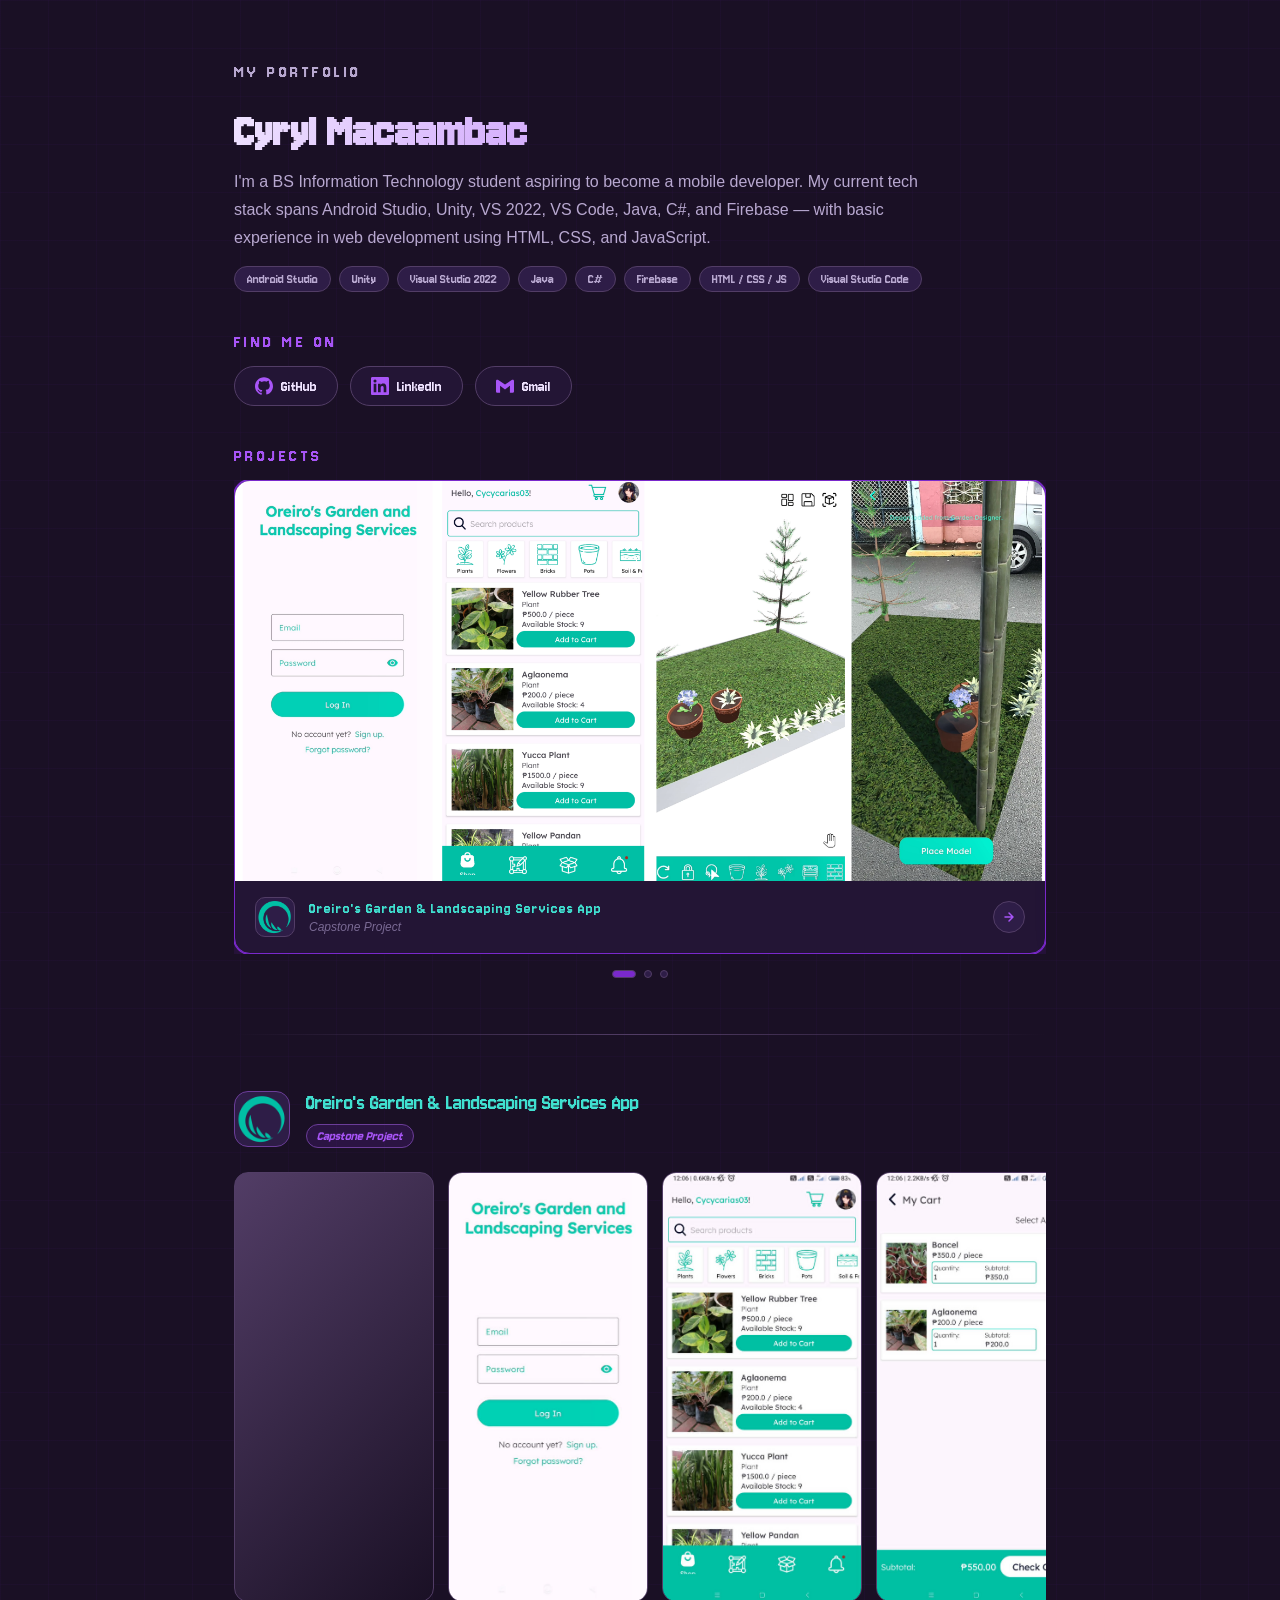
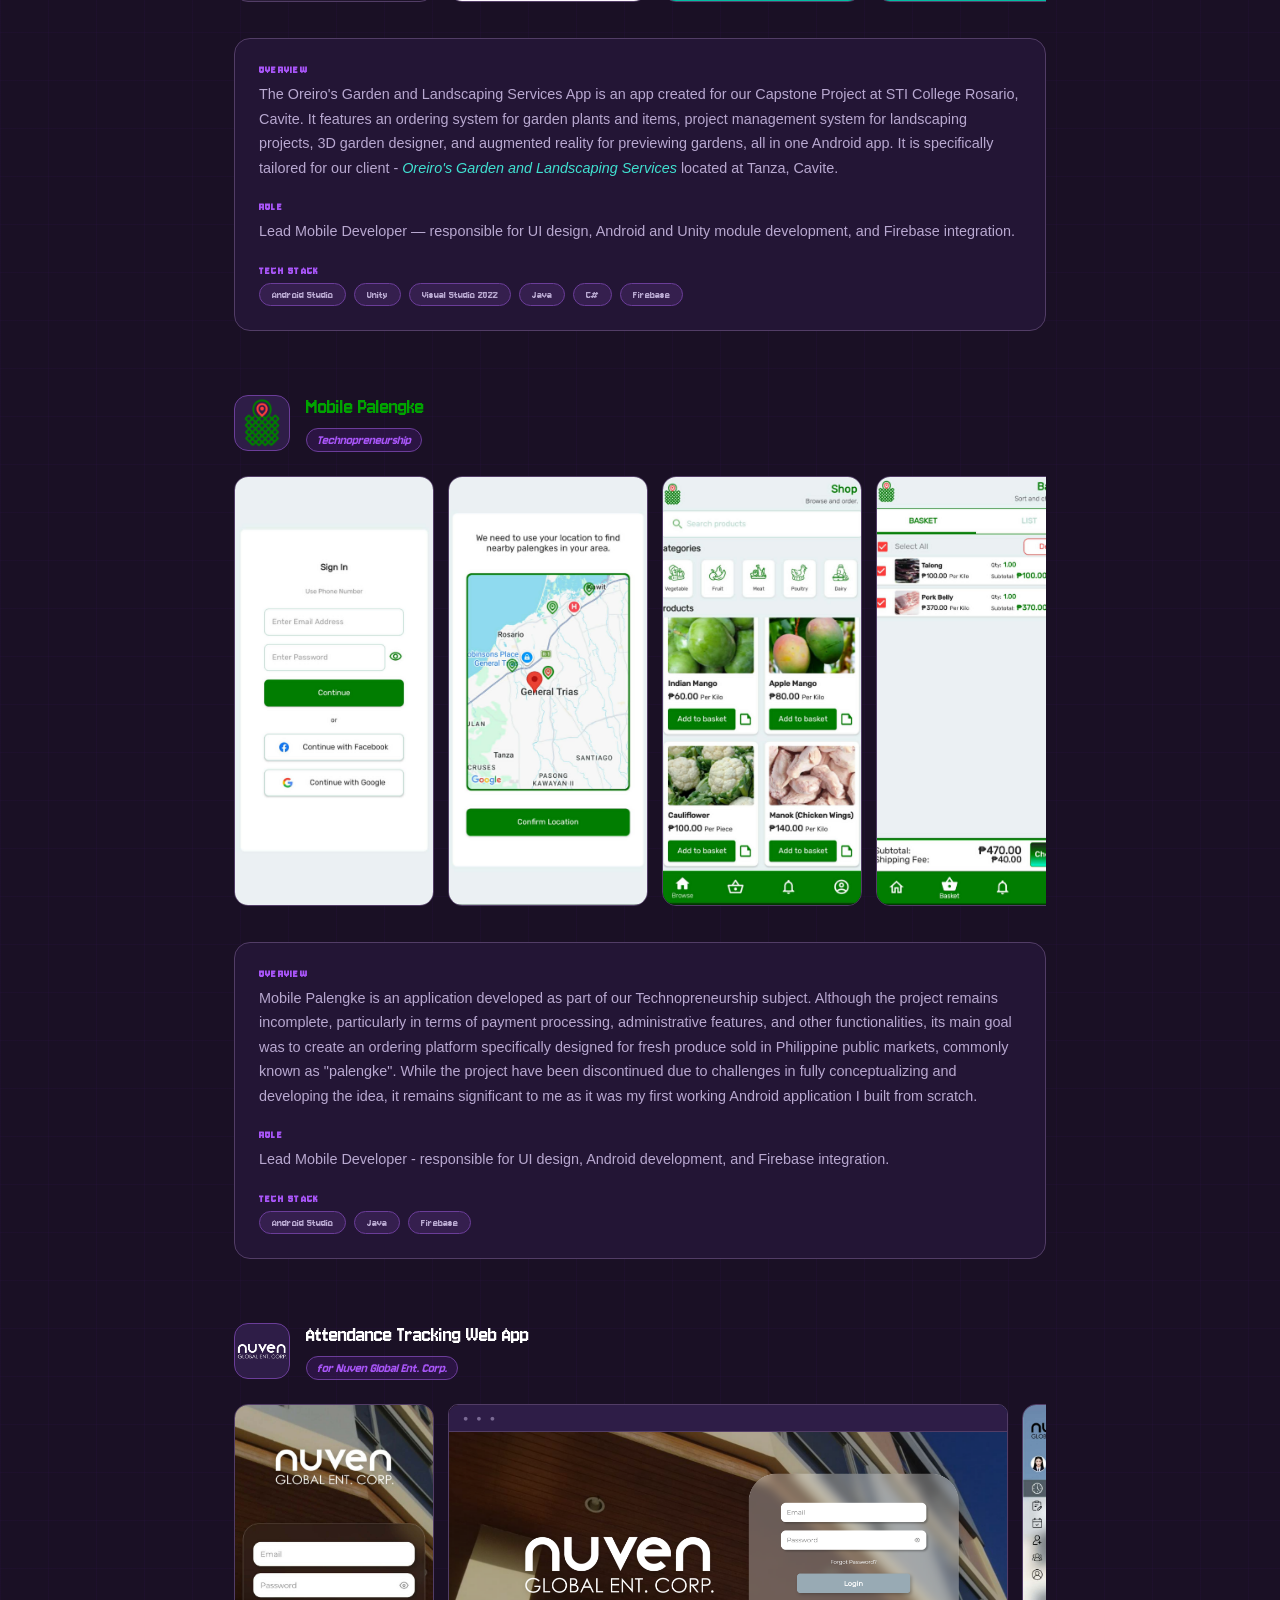
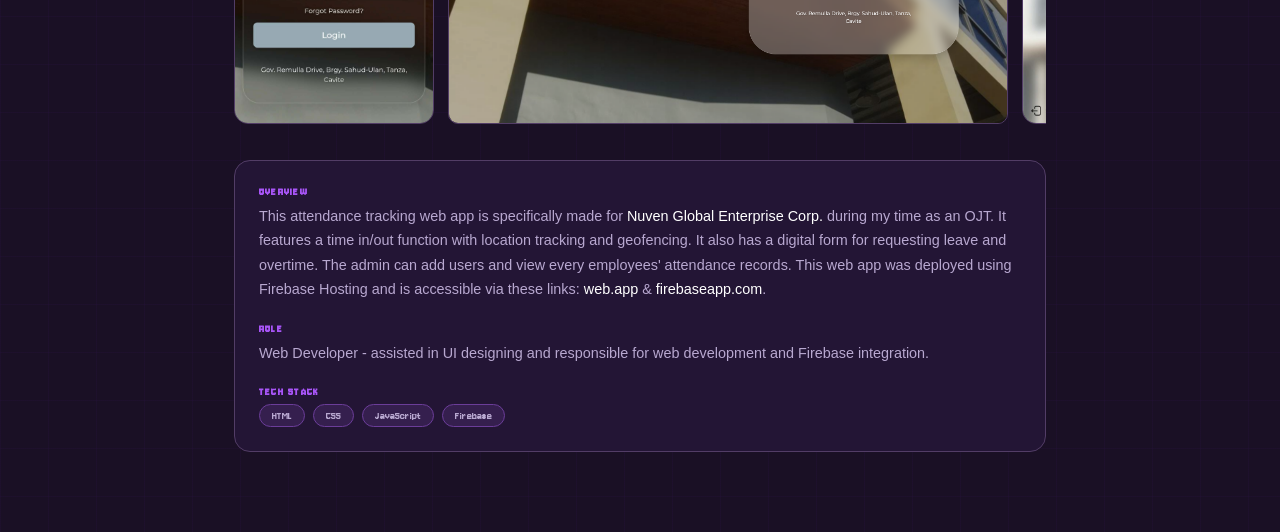
<file: index.html>
<!DOCTYPE html>
<html lang="en">
<head>
    <meta charset="UTF-8">
    <meta name="viewport" content="width=device-width, initial-scale=1.0">
    <title>Cyryl's Portfolio</title>
    <link rel="icon" type="image/webp" href="assets/pictures/herta-profile.webp">
    <link rel="stylesheet" href="style.css">

    <link rel="preconnect" href="https://fonts.googleapis.com">
    <link rel="preconnect" href="https://fonts.gstatic.com" crossorigin>
    <link href="https://fonts.googleapis.com/css2?family=Jersey+10&family=Montserrat:ital,wght@0,100..900;1,100..900&display=swap" rel="stylesheet">
</head>
<body>
<main class="content-area">
    <section id="about-me-section">
        <div class="about-hero">
            <p class="eyebrow">My Portfolio</p>
            <h1>Cyryl Macaambac</h1>
            <p>
                I'm a BS Information Technology student aspiring to become a mobile developer.
                My current tech stack spans Android Studio, Unity, VS 2022, VS Code, Java, C#, and Firebase —
                with basic experience in web development using HTML, CSS, and JavaScript.
            </p>
            <div class="tag-row">
                <span class="tag">Android Studio</span>
                <span class="tag">Unity</span>
                <span class="tag">Visual Studio 2022</span>
                <span class="tag">Java</span>
                <span class="tag">C#</span>
                <span class="tag">Firebase</span>
                <span class="tag">HTML / CSS / JS</span>
                <span class="tag">Visual Studio Code</span>
            </div>
        </div>

        <div class="links-block">
            <p class="eyebrow">Find me on</p>
            <ul class="links-row">
                <li>
                <a href="https://github.com/cycasm" class="link-button">
                    <svg class="icon-github" viewBox="0 0 24 24" xmlns="http://www.w3.org/2000/svg">
                    <path d="M12 .297c-6.63 0-12 5.373-12 12 0 5.303 3.438 9.8 8.205 11.385.6.113.82-.258.82-.577v-2.234c-3.338.726-4.033-1.416-4.033-1.416-.546-1.387-1.333-1.756-1.333-1.756-1.089-.745.083-.729.083-.729 1.205.084 1.839 1.237 1.839 1.237 1.07 1.834 2.807 1.304 3.492.997.107-.775.418-1.305.762-1.604-2.665-.305-5.467-1.334-5.467-5.931 0-1.311.469-2.381 1.236-3.221-.124-.303-.535-1.524.117-3.176 0 0 1.008-.322 3.301 1.23A11.509 11.509 0 0 1 12 5.803c1.02.005 2.047.138 3.006.404 2.291-1.552 3.297-1.23 3.297-1.23.653 1.653.242 2.874.118 3.176.77.84 1.235 1.911 1.235 3.221 0 4.609-2.807 5.624-5.479 5.921.43.372.823 1.102.823 2.222v3.293c0 .319.192.694.801.576C20.566 22.092 24 17.592 24 12.297c0-6.627-5.373-12-12-12"/>
                    </svg>
                    GitHub
                </a>
                </li>
                <li>
                <a href="https://www.linkedin.com/in/cyryl-macaambac-17b2b7364/" class="link-button">
                    <svg class="icon-linkedin" viewBox="0 0 24 24" xmlns="http://www.w3.org/2000/svg">
                    <path d="M20.447 20.452h-3.554v-5.569c0-1.328-.027-3.037-1.852-3.037-1.853 0-2.136 1.445-2.136 2.939v5.667H9.351V9h3.414v1.561h.046c.477-.9 1.637-1.85 3.37-1.85 3.601 0 4.267 2.37 4.267 5.455v6.286zM5.337 7.433a2.062 2.062 0 0 1-2.063-2.065 2.064 2.064 0 1 1 2.063 2.065zm1.782 13.019H3.555V9h3.564v11.452zM22.225 0H1.771C.792 0 0 .774 0 1.729v20.542C0 23.227.792 24 1.771 24h20.451C23.2 24 24 23.227 24 22.271V1.729C24 .774 23.2 0 22.222 0h.003z"/>
                    </svg>
                    LinkedIn
                </a>
                </li>
                <li>
                <a href="mailto:cycycarias03@gmail.com?subject=Portfolio Inquiry" class="link-button">
                    <svg class="icon-email" viewBox="0 0 24 24" xmlns="http://www.w3.org/2000/svg">
                    <path d="M24 5.457v13.909c0 .904-.732 1.636-1.636 1.636h-3.819V11.73L12 16.64l-6.545-4.91v9.273H1.636A1.636 1.636 0 0 1 0 19.366V5.457c0-.906.732-1.636 1.636-1.636h.91L12 10.09l9.455-6.27h.91c.904 0 1.635.73 1.635 1.636z"/>
                    </svg>
                    Gmail
                </a>
                </li>
            </ul>
        </div>

        <div class="projects-block">
        <p class="eyebrow">Projects</p>

        <div class="carousel-wrapper">
            <div class="carousel-track" id="carouselTrack">

                <div class="project-card active" data-target="capstone" onclick="scrollToProject('capstone')">
                    <div class="card-preview">
                        <img src="assets/pictures/previews/capstone-preview.png"
                            onerror="this.style.display='none'; this.nextElementSibling.style.display='flex';"
                            alt="Oreiro's Garden App UI Preview">
                        <div class="card-preview-placeholder" style="display:none;">
                            <svg viewBox="0 0 48 48" fill="none" xmlns="http://www.w3.org/2000/svg">
                            <rect x="6" y="2" width="24" height="44" rx="4" stroke="currentColor" stroke-width="2"/>
                            <rect x="9" y="8" width="18" height="28" rx="2" fill="currentColor" opacity="0.15"/>
                            <circle cx="18" cy="42" r="2" fill="currentColor" opacity="0.4"/>
                            </svg>
                            <span>UI Preview</span>
                        </div>
                    </div>
                    <div class="card-meta">
                        <div class="card-logo">
                            <img src="assets/pictures/oreiro_temp_logo_2.png"
                                onerror="this.style.display='none'; this.nextElementSibling.style.display='flex';"
                                alt="Logo">
                            <span class="card-logo-placeholder" style="display:none;">🌿</span>
                        </div>
                        <div class="card-info">
                            <h3 style="color:turquoise;">Oreiro's Garden &amp; Landscaping Services App</h3>
                            <span>Capstone Project</span>
                        </div>
                        <div class="card-arrow">
                            <svg width="14" height="14" viewBox="0 0 14 14" fill="none">
                            <path d="M3 7h8M7 3l4 4-4 4" stroke="currentColor" stroke-width="1.5" stroke-linecap="round" stroke-linejoin="round"/>
                            </svg>
                        </div>
                    </div>
                </div>

                <div class="project-card" data-target="techno" onclick="scrollToProject('techno')">
                    <div class="card-preview">
                        <img src="assets/pictures/previews/techno-preview.png"
                            onerror="this.style.display='none'; this.nextElementSibling.style.display='flex';"
                            alt="Mobile Palengke UI Preview">
                        <div class="card-preview-placeholder" style="display:none;">
                            <svg viewBox="0 0 48 48" fill="none" xmlns="http://www.w3.org/2000/svg">
                            <rect x="6" y="2" width="24" height="44" rx="4" stroke="currentColor" stroke-width="2"/>
                            <rect x="9" y="8" width="18" height="28" rx="2" fill="currentColor" opacity="0.15"/>
                            <circle cx="18" cy="42" r="2" fill="currentColor" opacity="0.4"/>
                            </svg>
                            <span>UI Preview</span>
                        </div>
                    </div>
                    <div class="card-meta">
                        <div class="card-logo">
                            <img src="assets/pictures/transparent_logo.png"
                                onerror="this.style.display='none'; this.nextElementSibling.style.display='flex';"
                                alt="Logo">
                            <span class="card-logo-placeholder" style="display:none;">🛒</span>
                        </div>
                        <div class="card-info">
                            <h3 style="color:rgb(0, 163, 0);">Mobile Palengke</h3>
                            <span>Technopreneurship</span>
                        </div>
                        <div class="card-arrow">
                            <svg width="14" height="14" viewBox="0 0 14 14" fill="none">
                            <path d="M3 7h8M7 3l4 4-4 4" stroke="currentColor" stroke-width="1.5" stroke-linecap="round" stroke-linejoin="round"/>
                            </svg>
                        </div>
                    </div>
                </div>

                <div class="project-card" data-target="nuven" onclick="scrollToProject('nuven')">
                    <div class="card-preview">
                        <img src="assets/pictures/previews/nuven-preview.png"
                            onerror="this.style.display='none'; this.nextElementSibling.style.display='flex';"
                            alt="Attendance Tracking Web App Preview">
                        <div class="card-preview-placeholder" style="display:none;">
                            <svg viewBox="0 0 48 48" fill="none" xmlns="http://www.w3.org/2000/svg">
                            <rect x="4" y="6" width="40" height="36" rx="4" stroke="currentColor" stroke-width="2"/>
                            <rect x="8" y="14" width="32" height="20" rx="2" fill="currentColor" opacity="0.15"/>
                            <rect x="8" y="8" width="8" height="4" rx="1" fill="currentColor" opacity="0.4"/>
                            </svg>
                            <span>UI Preview</span>
                        </div>
                    </div>
                    <div class="card-meta">
                        <div class="card-logo">
                            <img src="assets/pictures/nuven logo white.png"
                                onerror="this.style.display='none'; this.nextElementSibling.style.display='flex';"
                                alt="Logo">
                            <span class="card-logo-placeholder" style="display:none;">📋</span>
                        </div>
                        <div class="card-info">
                            <h3 style="color:white;">Attendance Tracking Web App</h3>
                            <span>for Nuven Global Ent. Corp.</span>
                        </div>
                        <div class="card-arrow">
                            <svg width="14" height="14" viewBox="0 0 14 14" fill="none">
                            <path d="M3 7h8M7 3l4 4-4 4" stroke="currentColor" stroke-width="1.5" stroke-linecap="round" stroke-linejoin="round"/>
                            </svg>
                        </div>
                    </div>
                </div>

                </div><!-- /carousel-track -->
            </div><!-- /carousel-wrapper -->

            <div class="carousel-dots" id="carouselDots">
                <button class="dot active" onclick="goToSlide(0)" aria-label="Slide 1"></button>
                <button class="dot" onclick="goToSlide(1)" aria-label="Slide 2"></button>
                <button class="dot" onclick="goToSlide(2)" aria-label="Slide 3"></button>
            </div>
            </div>

        </section>

        <div class="section-divider"></div>



        <section id="project-details-section">

            <div class="project-detail-grid" data-scroll-id="capstone">
                <div class="project-detail-header">
                    <div class="detail-logo">
                        <img src="assets/pictures/oreiro_temp_logo_2.png"
                            onerror="this.style.display='none'; this.nextElementSibling.style.display='flex';"
                            alt="Logo">
                        <span class="detail-logo-placeholder" style="display:none;">🌿</span>
                    </div>
                    <div class="detail-title-block">
                        <h2 style="color:turquoise;">Oreiro's Garden &amp; Landscaping Services App</h2>
                        <p class="badge">Capstone Project</p>
                    </div>
                </div>

                <div class="ui-scroll-strip">
                    <div class="ui-frame">
                        <iframe width="100%" height="100%"
                            src="https://www.youtube.com/embed/qjgi6Wy74E4"
                            frameborder="0" allowfullscreen>
                        </iframe>
                    </div>
                    <div class="ui-frame">
                        <img src="assets/pictures/screenshots/capstone/capstone-1.jfif"
                            onerror="this.style.display='none'; this.parentElement.querySelector('.ui-frame-placeholder').style.display='flex';"
                            alt="Screen 1">
                        <div class="ui-frame-placeholder" style="display:none;">
                            <svg width="32" height="32" viewBox="0 0 32 32" fill="none"><rect x="4" y="2" width="16" height="28" rx="3" stroke="currentColor" stroke-width="1.5"/></svg>
                            <span>Screen 1</span>
                        </div>
                    </div>
                    <div class="ui-frame">
                        <img src="assets/pictures/screenshots/capstone/capstone-2.jfif"
                            onerror="this.style.display='none'; this.parentElement.querySelector('.ui-frame-placeholder').style.display='flex';"
                            alt="Screen 2">
                        <div class="ui-frame-placeholder" style="display:none;">
                            <svg width="32" height="32" viewBox="0 0 32 32" fill="none"><rect x="4" y="2" width="16" height="28" rx="3" stroke="currentColor" stroke-width="1.5"/></svg>
                            <span>Screen 2</span>
                        </div>
                    </div>
                    <div class="ui-frame">
                        <img src="assets/pictures/screenshots/capstone/capstone-3.jfif"
                            onerror="this.style.display='none'; this.parentElement.querySelector('.ui-frame-placeholder').style.display='flex';"
                            alt="Screen 3">
                        <div class="ui-frame-placeholder" style="display:none;">
                            <svg width="32" height="32" viewBox="0 0 32 32" fill="none"><rect x="4" y="2" width="16" height="28" rx="3" stroke="currentColor" stroke-width="1.5"/></svg>
                            <span>Screen 3</span>
                        </div>
                    </div>
                    <div class="ui-frame">
                        <img src="assets/pictures/screenshots/capstone/capstone-4.jfif"
                            onerror="this.style.display='none'; this.parentElement.querySelector('.ui-frame-placeholder').style.display='flex';"
                            alt="Screen 4">
                        <div class="ui-frame-placeholder" style="display:none;">
                            <svg width="32" height="32" viewBox="0 0 32 32" fill="none"><rect x="4" y="2" width="16" height="28" rx="3" stroke="currentColor" stroke-width="1.5"/></svg>
                            <span>Screen 4</span>
                        </div>
                    </div>
                    <div class="ui-frame">
                        <img src="assets/pictures/screenshots/capstone/capstone-5.jfif"
                            onerror="this.style.display='none'; this.parentElement.querySelector('.ui-frame-placeholder').style.display='flex';"
                            alt="Screen 5">
                        <div class="ui-frame-placeholder" style="display:none;">
                            <svg width="32" height="32" viewBox="0 0 32 32" fill="none"><rect x="4" y="2" width="16" height="28" rx="3" stroke="currentColor" stroke-width="1.5"/></svg>
                            <span>Screen 5</span>
                        </div>
                    </div>
                    <div class="ui-frame">
                        <img src="assets/pictures/screenshots/capstone/capstone-6.jfif"
                            onerror="this.style.display='none'; this.parentElement.querySelector('.ui-frame-placeholder').style.display='flex';"
                            alt="Screen 6">
                        <div class="ui-frame-placeholder" style="display:none;">
                            <svg width="32" height="32" viewBox="0 0 32 32" fill="none"><rect x="4" y="2" width="16" height="28" rx="3" stroke="currentColor" stroke-width="1.5"/></svg>
                            <span>Screen 6</span>
                        </div>
                    </div>
                    <div class="ui-frame">
                        <img src="assets/pictures/screenshots/capstone/capstone-7.jfif"
                            onerror="this.style.display='none'; this.parentElement.querySelector('.ui-frame-placeholder').style.display='flex';"
                            alt="Screen 7">
                        <div class="ui-frame-placeholder" style="display:none;">
                            <svg width="32" height="32" viewBox="0 0 32 32" fill="none"><rect x="4" y="2" width="16" height="28" rx="3" stroke="currentColor" stroke-width="1.5"/></svg>
                            <span>Screen 7</span>
                        </div>
                    </div>
                    <div class="ui-frame">
                        <img src="assets/pictures/screenshots/capstone/capstone-8.jfif"
                            onerror="this.style.display='none'; this.parentElement.querySelector('.ui-frame-placeholder').style.display='flex';"
                            alt="Screen 8">
                        <div class="ui-frame-placeholder" style="display:none;">
                            <svg width="32" height="32" viewBox="0 0 32 32" fill="none"><rect x="4" y="2" width="16" height="28" rx="3" stroke="currentColor" stroke-width="1.5"/></svg>
                            <span>Screen 8</span>
                        </div>
                    </div>
                    <div class="ui-frame">
                        <img src="assets/pictures/screenshots/capstone/capstone-9.jfif"
                            onerror="this.style.display='none'; this.parentElement.querySelector('.ui-frame-placeholder').style.display='flex';"
                            alt="Screen 9">
                        <div class="ui-frame-placeholder" style="display:none;">
                            <svg width="32" height="32" viewBox="0 0 32 32" fill="none"><rect x="4" y="2" width="16" height="28" rx="3" stroke="currentColor" stroke-width="1.5"/></svg>
                            <span>Screen 9</span>
                        </div>
                    </div>
                    <div class="ui-frame">
                        <img src="assets/pictures/screenshots/capstone/capstone-10.jfif"
                            onerror="this.style.display='none'; this.parentElement.querySelector('.ui-frame-placeholder').style.display='flex';"
                            alt="Screen 10">
                        <div class="ui-frame-placeholder" style="display:none;">
                            <svg width="32" height="32" viewBox="0 0 32 32" fill="none"><rect x="4" y="2" width="16" height="28" rx="3" stroke="currentColor" stroke-width="1.5"/></svg>
                            <span>Screen 10</span>
                        </div>
                    </div>
                    <div class="ui-frame">
                        <img src="assets/pictures/screenshots/capstone/capstone-11.jfif"
                            onerror="this.style.display='none'; this.parentElement.querySelector('.ui-frame-placeholder').style.display='flex';"
                            alt="Screen 11">
                        <div class="ui-frame-placeholder" style="display:none;">
                            <svg width="32" height="32" viewBox="0 0 32 32" fill="none"><rect x="4" y="2" width="16" height="28" rx="3" stroke="currentColor" stroke-width="1.5"/></svg>
                            <span>Screen 11</span>
                        </div>
                    </div>
                    <div class="ui-frame">
                        <img src="assets/pictures/screenshots/capstone/capstone-12.jfif"
                            onerror="this.style.display='none'; this.parentElement.querySelector('.ui-frame-placeholder').style.display='flex';"
                            alt="Screen 12">
                        <div class="ui-frame-placeholder" style="display:none;">
                            <svg width="32" height="32" viewBox="0 0 32 32" fill="none"><rect x="4" y="2" width="16" height="28" rx="3" stroke="currentColor" stroke-width="1.5"/></svg>
                            <span>Screen 12</span>
                        </div>
                    </div>
                    <div class="ui-frame">
                        <img src="assets/pictures/screenshots/capstone/capstone-13.jfif"
                            onerror="this.style.display='none'; this.parentElement.querySelector('.ui-frame-placeholder').style.display='flex';"
                            alt="Screen 13">
                        <div class="ui-frame-placeholder" style="display:none;">
                            <svg width="32" height="32" viewBox="0 0 32 32" fill="none"><rect x="4" y="2" width="16" height="28" rx="3" stroke="currentColor" stroke-width="1.5"/></svg>
                            <span>Screen 13</span>
                        </div>
                    </div>
                    <div class="ui-frame">
                        <img src="assets/pictures/screenshots/capstone/capstone-14.jfif"
                            onerror="this.style.display='none'; this.parentElement.querySelector('.ui-frame-placeholder').style.display='flex';"
                            alt="Screen 14">
                        <div class="ui-frame-placeholder" style="display:none;">
                            <svg width="32" height="32" viewBox="0 0 32 32" fill="none"><rect x="4" y="2" width="16" height="28" rx="3" stroke="currentColor" stroke-width="1.5"/></svg>
                            <span>Screen 14</span>
                        </div>
                    </div>
                    <div class="ui-frame">
                        <img src="assets/pictures/screenshots/capstone/capstone-15.jpg"
                            onerror="this.style.display='none'; this.parentElement.querySelector('.ui-frame-placeholder').style.display='flex';"
                            alt="Screen 15">
                        <div class="ui-frame-placeholder" style="display:none;">
                            <svg width="32" height="32" viewBox="0 0 32 32" fill="none"><rect x="4" y="2" width="16" height="28" rx="3" stroke="currentColor" stroke-width="1.5"/></svg>
                            <span>Screen 15</span>
                        </div>
                    </div>
                </div>

            <div class="project-details-body">
                <div class="detail-row">
                    <h4>Overview</h4>
                    <p>
                        The Oreiro's Garden and Landscaping Services App is an app created for our Capstone Project at STI College Rosario, Cavite. 
                        It features an ordering system for garden plants and items, project management system for landscaping projects, 3D garden designer, and augmented reality for previewing gardens, all in one Android app. 
                        It is specifically tailored for our client - <a href="https://www.facebook.com/profile.php?id=100076278186550" style="font-style: italic; color:turquoise">Oreiro's Garden and Landscaping Services</a> located at Tanza, Cavite.
                    </p>
                    </div>
                    <div class="detail-row">
                    <h4>Role</h4>
                    <p>Lead Mobile Developer — responsible for UI design, Android and Unity module development, and Firebase integration.</p>
                    </div>
                    <div class="detail-row">
                    <h4>Tech Stack</h4>
                    <div class="tech-pills">
                        <span class="tech-pill">Android Studio</span>
                        <span class="tech-pill">Unity</span>
                        <span class="tech-pill">Visual Studio 2022</span>
                        <span class="tech-pill">Java</span>
                        <span class="tech-pill">C#</span>
                        <span class="tech-pill">Firebase</span>
                    </div>
                </div>
            </div>
        </div>

        <div class="project-detail-grid" data-scroll-id="techno">
        <div class="project-detail-header">
            <div class="detail-logo">
            <img src="assets/pictures/transparent_logo.png"
                onerror="this.style.display='none'; this.nextElementSibling.style.display='flex';"
                alt="Logo">
            <span class="detail-logo-placeholder" style="display:none;">🛒</span>
            </div>
            <div class="detail-title-block">
            <h2 style="color:rgb(0, 163, 0)">Mobile Palengke</h2>
            <p class="badge">Technopreneurship</p>
            </div>
        </div>

        <div class="ui-scroll-strip">
            <div class="ui-frame">
                <img src="assets/pictures/screenshots/techno/techno-1.jfif" onerror="this.style.display='none'; this.parentElement.querySelector('.ui-frame-placeholder').style.display='flex';" 
                alt="Screen 1">
                <div class="ui-frame-placeholder" style="display:none;">
                    <svg width="32" height="32" viewBox="0 0 32 32" fill="none"><rect x="4" y="2" width="16" height="28" rx="3" stroke="currentColor" stroke-width="1.5"/></svg>
                    <span>Screen 1</span>
                </div>
            </div>
            <div class="ui-frame">
                <img src="assets/pictures/screenshots/techno/techno-2.jfif" onerror="this.style.display='none'; this.parentElement.querySelector('.ui-frame-placeholder').style.display='flex';" 
                alt="Screen 2">
                <div class="ui-frame-placeholder" style="display:none;">
                    <svg width="32" height="32" viewBox="0 0 32 32" fill="none"><rect x="4" y="2" width="16" height="28" rx="3" stroke="currentColor" stroke-width="1.5"/></svg>
                    <span>Screen 2</span>
                </div>
            </div>
            <div class="ui-frame">
                <img src="assets/pictures/screenshots/techno/techno-3.jfif" onerror="this.style.display='none'; this.parentElement.querySelector('.ui-frame-placeholder').style.display='flex';" 
                alt="Screen 3">
                <div class="ui-frame-placeholder" style="display:none;">
                    <svg width="32" height="32" viewBox="0 0 32 32" fill="none"><rect x="4" y="2" width="16" height="28" rx="3" stroke="currentColor" stroke-width="1.5"/></svg>
                    <span>Screen 3</span>
                </div>
            </div>
            <div class="ui-frame">
                <img src="assets/pictures/screenshots/techno/techno-4.jfif" onerror="this.style.display='none'; this.parentElement.querySelector('.ui-frame-placeholder').style.display='flex';" 
                alt="Screen 4">
                <div class="ui-frame-placeholder" style="display:none;">
                    <svg width="32" height="32" viewBox="0 0 32 32" fill="none"><rect x="4" y="2" width="16" height="28" rx="3" stroke="currentColor" stroke-width="1.5"/></svg>
                    <span>Screen 4</span>
                </div>
            </div>
            <div class="ui-frame">
                <img src="assets/pictures/screenshots/techno/techno-5.jfif" onerror="this.style.display='none'; this.parentElement.querySelector('.ui-frame-placeholder').style.display='flex';" 
                alt="Screen 5">
                <div class="ui-frame-placeholder" style="display:none;">
                    <svg width="32" height="32" viewBox="0 0 32 32" fill="none"><rect x="4" y="2" width="16" height="28" rx="3" stroke="currentColor" stroke-width="1.5"/></svg>
                    <span>Screen 5</span>
                </div>
            </div>
            <div class="ui-frame">
                <img src="assets/pictures/screenshots/techno/techno-6.jfif" onerror="this.style.display='none'; this.parentElement.querySelector('.ui-frame-placeholder').style.display='flex';" 
                alt="Screen 6">
                <div class="ui-frame-placeholder" style="display:none;">
                    <svg width="32" height="32" viewBox="0 0 32 32" fill="none"><rect x="4" y="2" width="16" height="28" rx="3" stroke="currentColor" stroke-width="1.5"/></svg>
                    <span>Screen 6</span>
                </div>
            </div>
            <div class="ui-frame">
                <img src="assets/pictures/screenshots/techno/techno-7.jfif" onerror="this.style.display='none'; this.parentElement.querySelector('.ui-frame-placeholder').style.display='flex';" 
                alt="Screen 7">
                <div class="ui-frame-placeholder" style="display:none;">
                    <svg width="32" height="32" viewBox="0 0 32 32" fill="none"><rect x="4" y="2" width="16" height="28" rx="3" stroke="currentColor" stroke-width="1.5"/></svg>
                    <span>Screen 7</span>
                </div>
            </div>
        </div>

        <div class="project-details-body">
            <div class="detail-row">
            <h4>Overview</h4>
            <p>Mobile Palengke is an application developed as part of our Technopreneurship subject. 
                Although the project remains incomplete, particularly in terms of payment processing, administrative features, and other functionalities, its main goal was to create an ordering platform specifically designed for fresh produce sold in Philippine public markets, commonly known as "palengke".
                While the project have been discontinued due to challenges in fully conceptualizing and developing the idea, it remains significant to me as it was my first working Android application I built from scratch.
            </p>
            </div>
            <div class="detail-row">
            <h4>Role</h4>
            <p>Lead Mobile Developer - responsible for UI design, Android development, and Firebase integration.</p>
            </div>
            <div class="detail-row">
            <h4>Tech Stack</h4>
            <div class="tech-pills">
                <span class="tech-pill">Android Studio</span>
                <span class="tech-pill">Java</span>
                <span class="tech-pill">Firebase</span>
            </div>
            </div>
        </div>
        </div>

        <div class="project-detail-grid" data-scroll-id="nuven">
            <div class="project-detail-header">
                <div class="detail-logo">
                    <img src="assets/pictures/nuven logo white.png"
                        onerror="this.style.display='none'; this.nextElementSibling.style.display='flex';"
                        alt="Logo">
                    <span class="detail-logo-placeholder" style="display:none;">📋</span>
                </div>
                <div class="detail-title-block">
                    <h2 style="color:white;">Attendance Tracking Web App</h2>
                    <p class="badge">for Nuven Global Ent. Corp.</p>
                </div>
            </div>

        <div class="ui-scroll-strip">
            <div class="ui-frame ui-frame--wide-mobile">
                <img src="assets/pictures/screenshots/nuven/nuven-1.jfif" onerror="this.style.display='none'; this.parentElement.querySelector('.ui-frame-placeholder').style.display='flex';" 
                alt="Screen 1">
                <div class="ui-frame-placeholder" style="display:none;">
                    <svg width="32" height="32" viewBox="0 0 32 32" fill="none"><rect x="2" y="6" width="28" height="20" rx="3" stroke="currentColor" stroke-width="1.5"/><rect x="5" y="10" width="22" height="12" rx="1" fill="currentColor" opacity="0.15"/></svg>
                    <span>Screen 1</span>
                </div>
            </div>
            <div class="ui-frame ui-frame--web">
                <img src="assets/pictures/screenshots/nuven/nuven-9.png" onerror="this.style.display='none'; this.parentElement.querySelector('.ui-frame-placeholder').style.display='flex';" 
                alt="Screen 2">
                <div class="ui-frame-placeholder" style="display:none;">
                    <svg width="32" height="32" viewBox="0 0 32 32" fill="none"><rect x="2" y="6" width="28" height="20" rx="3" stroke="currentColor" stroke-width="1.5"/><rect x="5" y="10" width="22" height="12" rx="1" fill="currentColor" opacity="0.15"/></svg>
                    <span>Screen 2</span>
                </div>
            </div>
            <div class="ui-frame ui-frame--wide-mobile">
                <img src="assets/pictures/screenshots/nuven/nuven-2.jfif" onerror="this.style.display='none'; this.parentElement.querySelector('.ui-frame-placeholder').style.display='flex';" 
                alt="Screen 3">
                <div class="ui-frame-placeholder" style="display:none;">
                    <svg width="32" height="32" viewBox="0 0 32 32" fill="none"><rect x="2" y="6" width="28" height="20" rx="3" stroke="currentColor" stroke-width="1.5"/><rect x="5" y="10" width="22" height="12" rx="1" fill="currentColor" opacity="0.15"/></svg>
                    <span>Screen 3</span>
                </div>
            </div>
            <div class="ui-frame ui-frame--web">
                <img src="assets/pictures/screenshots/nuven/nuven-10.png" onerror="this.style.display='none'; this.parentElement.querySelector('.ui-frame-placeholder').style.display='flex';" 
                alt="Screen 4">
                <div class="ui-frame-placeholder" style="display:none;">
                    <svg width="32" height="32" viewBox="0 0 32 32" fill="none"><rect x="2" y="6" width="28" height="20" rx="3" stroke="currentColor" stroke-width="1.5"/><rect x="5" y="10" width="22" height="12" rx="1" fill="currentColor" opacity="0.15"/></svg>
                    <span>Screen 4</span>
                </div>
            </div>
            <div class="ui-frame ui-frame--wide-mobile">
                <img src="assets/pictures/screenshots/nuven/nuven-3.jfif" onerror="this.style.display='none'; this.parentElement.querySelector('.ui-frame-placeholder').style.display='flex';" 
                alt="Screen 5">
                <div class="ui-frame-placeholder" style="display:none;">
                    <svg width="32" height="32" viewBox="0 0 32 32" fill="none"><rect x="2" y="6" width="28" height="20" rx="3" stroke="currentColor" stroke-width="1.5"/><rect x="5" y="10" width="22" height="12" rx="1" fill="currentColor" opacity="0.15"/></svg>
                    <span>Screen 5</span>
                </div>
            </div>
            <div class="ui-frame ui-frame--wide-mobile">
                <img src="assets/pictures/screenshots/nuven/nuven-4.jfif" onerror="this.style.display='none'; this.parentElement.querySelector('.ui-frame-placeholder').style.display='flex';" 
                alt="Screen 6">
                <div class="ui-frame-placeholder" style="display:none;">
                    <svg width="32" height="32" viewBox="0 0 32 32" fill="none"><rect x="2" y="6" width="28" height="20" rx="3" stroke="currentColor" stroke-width="1.5"/><rect x="5" y="10" width="22" height="12" rx="1" fill="currentColor" opacity="0.15"/></svg>
                    <span>Screen 6</span>
                </div>
            </div>
            <div class="ui-frame ui-frame--wide-mobile">
                <img src="assets/pictures/screenshots/nuven/nuven-5.jfif" onerror="this.style.display='none'; this.parentElement.querySelector('.ui-frame-placeholder').style.display='flex';" 
                alt="Screen 7">
                <div class="ui-frame-placeholder" style="display:none;">
                    <svg width="32" height="32" viewBox="0 0 32 32" fill="none"><rect x="2" y="6" width="28" height="20" rx="3" stroke="currentColor" stroke-width="1.5"/><rect x="5" y="10" width="22" height="12" rx="1" fill="currentColor" opacity="0.15"/></svg>
                    <span>Screen 7</span>
                </div>
            </div>
            <div class="ui-frame ui-frame--wide-mobile">
                <img src="assets/pictures/screenshots/nuven/nuven-6.jfif" onerror="this.style.display='none'; this.parentElement.querySelector('.ui-frame-placeholder').style.display='flex';" 
                alt="Screen 8">
                <div class="ui-frame-placeholder" style="display:none;">
                    <svg width="32" height="32" viewBox="0 0 32 32" fill="none"><rect x="2" y="6" width="28" height="20" rx="3" stroke="currentColor" stroke-width="1.5"/><rect x="5" y="10" width="22" height="12" rx="1" fill="currentColor" opacity="0.15"/></svg>
                    <span>Screen 8</span>
                </div>
            </div>
            <div class="ui-frame ui-frame--wide-mobile">
                <img src="assets/pictures/screenshots/nuven/nuven-7.jfif" onerror="this.style.display='none'; this.parentElement.querySelector('.ui-frame-placeholder').style.display='flex';" 
                alt="Screen 9">
                <div class="ui-frame-placeholder" style="display:none;">
                    <svg width="32" height="32" viewBox="0 0 32 32" fill="none"><rect x="2" y="6" width="28" height="20" rx="3" stroke="currentColor" stroke-width="1.5"/><rect x="5" y="10" width="22" height="12" rx="1" fill="currentColor" opacity="0.15"/></svg>
                    <span>Screen 9</span>
                </div>
            </div>
            <div class="ui-frame ui-frame--wide-mobile">
                <img src="assets/pictures/screenshots/nuven/nuven-8.jfif" onerror="this.style.display='none'; this.parentElement.querySelector('.ui-frame-placeholder').style.display='flex';" 
                alt="Screen 10">
                <div class="ui-frame-placeholder" style="display:none;">
                    <svg width="32" height="32" viewBox="0 0 32 32" fill="none"><rect x="2" y="6" width="28" height="20" rx="3" stroke="currentColor" stroke-width="1.5"/><rect x="5" y="10" width="22" height="12" rx="1" fill="currentColor" opacity="0.15"/></svg>
                    <span>Screen 10</span>
                </div>
            </div>
        </div>

            <div class="project-details-body">
                <div class="detail-row">
                    <h4>Overview</h4>
                    <p>This attendance tracking web app is specifically made for <a href="https://maps.app.goo.gl/HyK8DcfpQXKTqsSS6" style="color:white;">Nuven Global Enterprise Corp.</a> during my time as an OJT.
                        It features a time in/out function with location tracking and geofencing. It also has a digital form for requesting leave and overtime.
                        The admin can add users and view every employees' attendance records. This web app was deployed using Firebase Hosting and is accessible via these links:
                        <a href="https://attendance-web-app-3eb4f.web.app" style="color:white">web.app</a> 
                        &amp; 
                        <a href="https://attendance-web-app-3eb4f.firebaseapp.com/" style="color:white">firebaseapp.com</a>.
                    </p>
                </div>
                <div class="detail-row">
                    <h4>Role</h4>
                    <p>Web Developer - assisted in UI designing and responsible for web development and Firebase integration.</p>
                </div>
                <div class="detail-row">
                    <h4>Tech Stack</h4>
                    <div class="tech-pills">
                        <span class="tech-pill">HTML</span>
                        <span class="tech-pill">CSS</span>
                        <span class="tech-pill">JavaScript</span>
                        <span class="tech-pill">Firebase</span>
                    </div>
                </div>
            </div>
        </div>

    </section>
</main>

<script>
    const track  = document.getElementById('carouselTrack');
    const cards  = track.querySelectorAll('.project-card');
    const dots   = document.querySelectorAll('.dot');
    let current  = 0;
    let timer    = null;

    function goToSlide(index) {
        cards[current].classList.remove('active');
        dots[current].classList.remove('active');
        current = index;
        cards[current].classList.add('active');
        dots[current].classList.add('active');
        track.style.transform = `translateX(calc(-${current * 100}% - ${current * 20}px))`;
        resetTimer();
    }

    function next() {
        goToSlide((current + 1) % cards.length);
    }

    function resetTimer() {
        clearInterval(timer);
        timer = setInterval(next, 12000);
    }

    resetTimer();

    function scrollToProject(id) {
        const target = document.querySelector(`[data-scroll-id="${id}"]`);
        if (target) target.scrollIntoView({ behavior: 'smooth', block: 'start' });
    }

    track.addEventListener('mouseenter', () => clearInterval(timer));
    track.addEventListener('mouseleave', resetTimer);
</script>
</body>
</html>
</file>
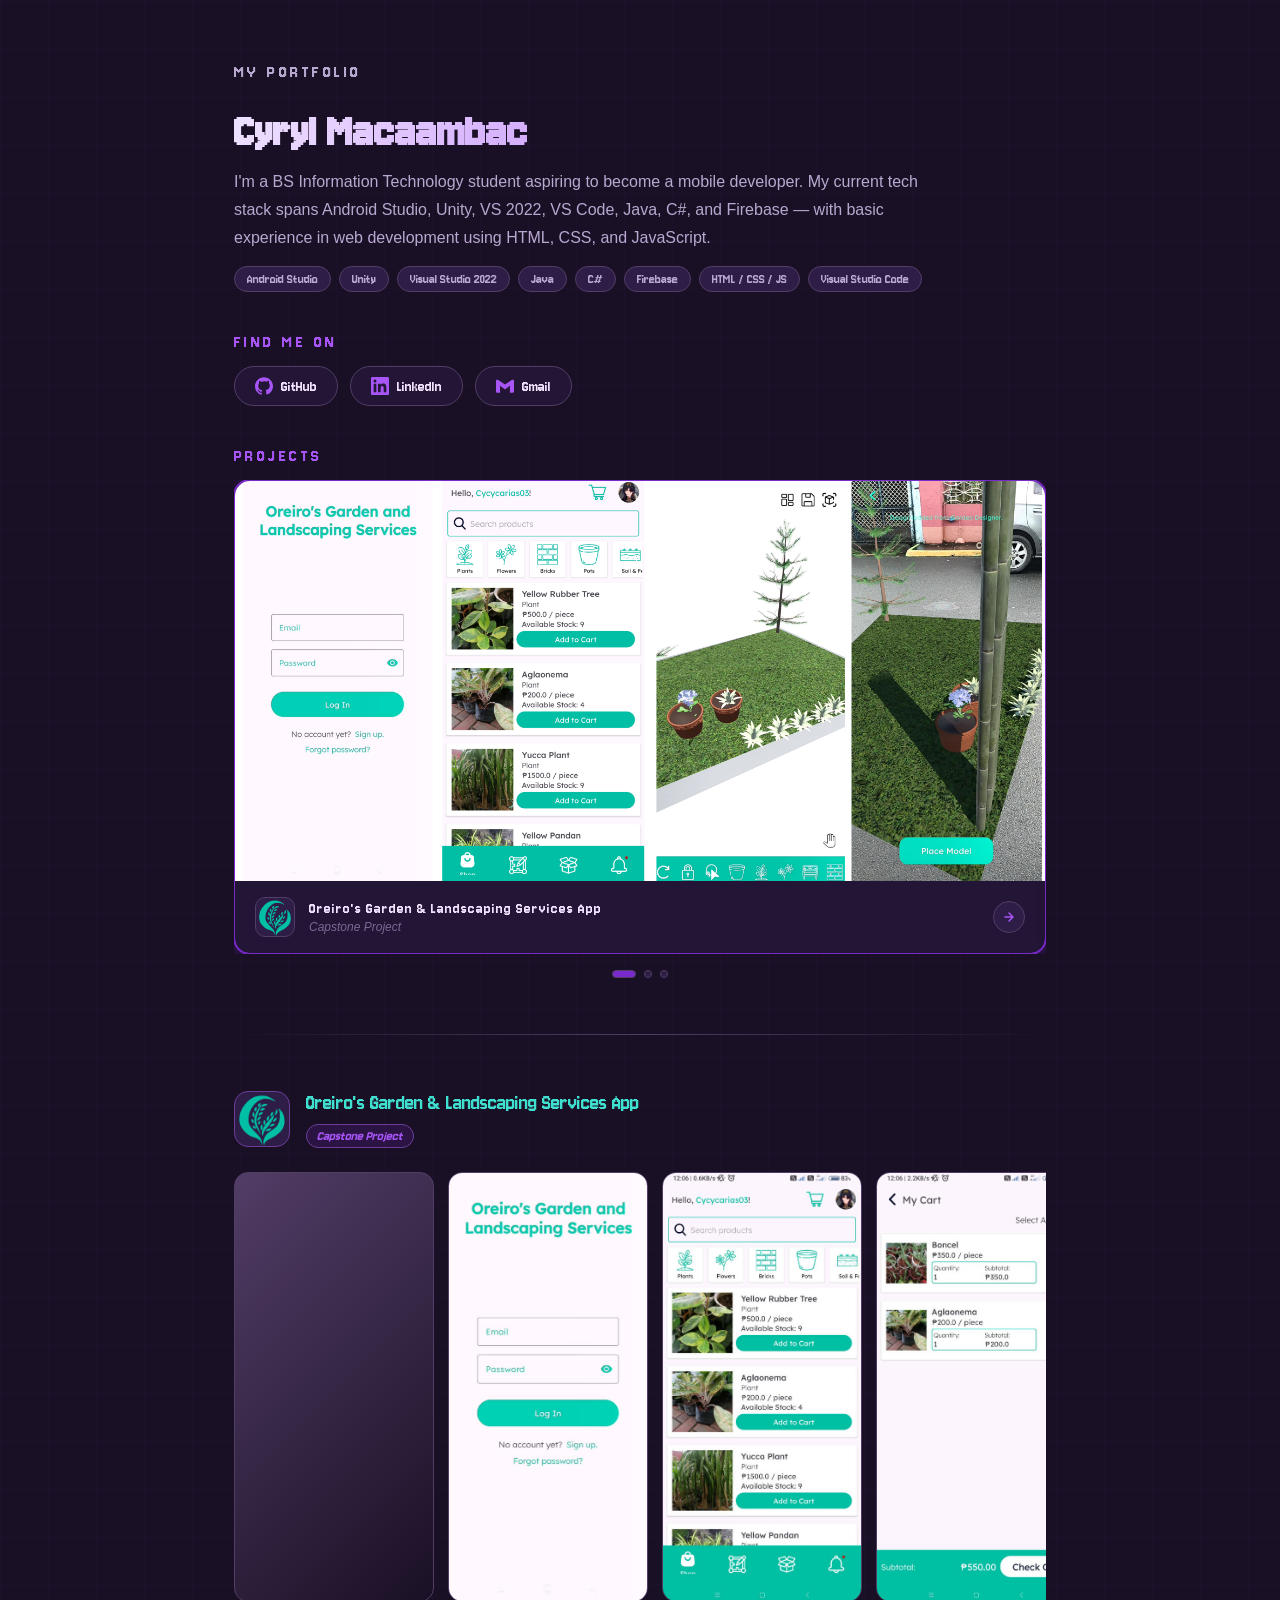
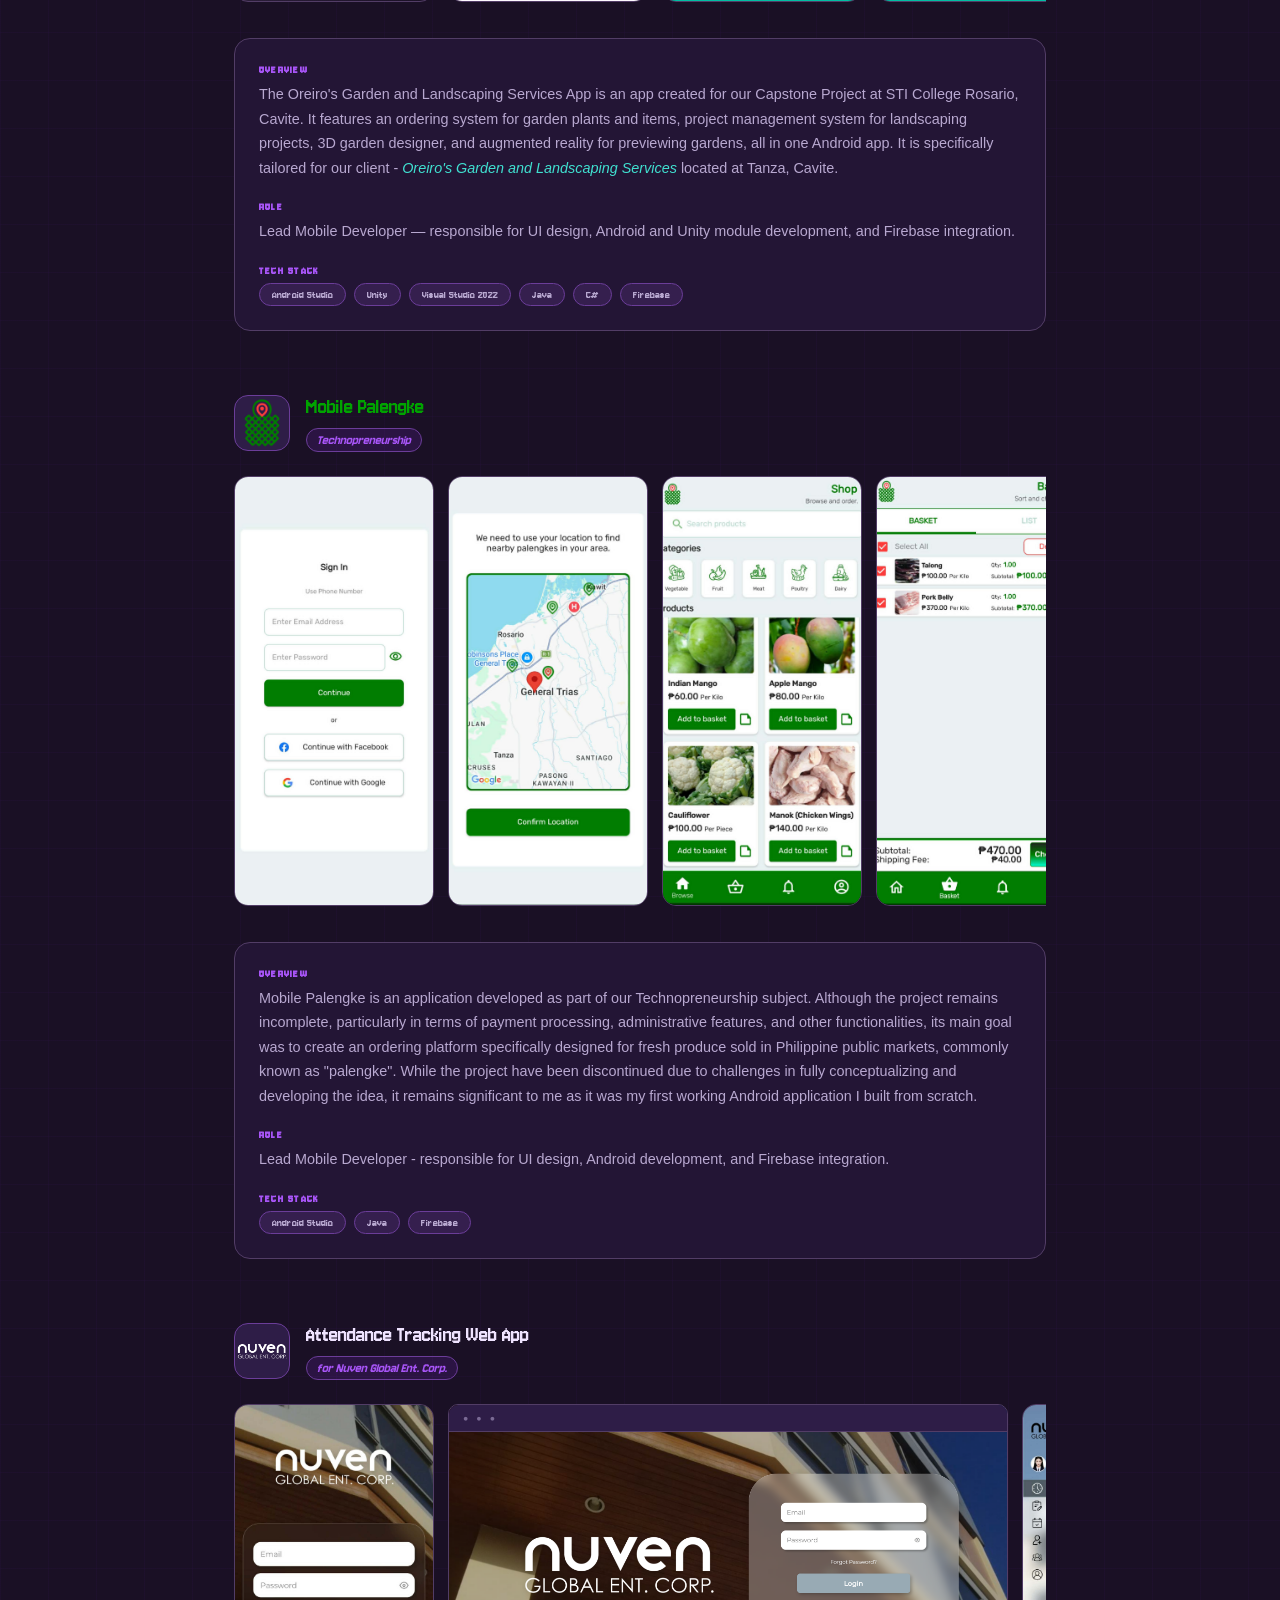
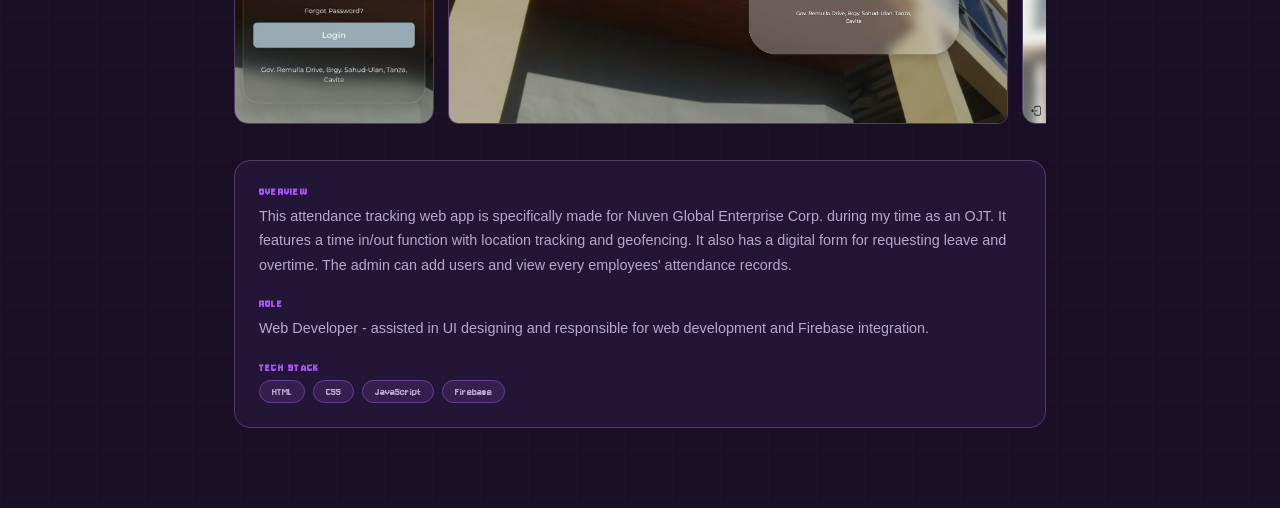
<file: about-me.html>
<!DOCTYPE html>
<html lang="en">
<head>
    <meta charset="UTF-8">
    <meta name="viewport" content="width=device-width, initial-scale=1.0">
    <title>Cyryl's Portfolio</title>
    <link rel="icon" type="image/webp" href="assets/pictures/herta-profile.webp">
    <link rel="stylesheet" href="style.css">

    <link rel="preconnect" href="https://fonts.googleapis.com">
    <link rel="preconnect" href="https://fonts.gstatic.com" crossorigin>
    <link href="https://fonts.googleapis.com/css2?family=Jersey+10&family=Montserrat:ital,wght@0,100..900;1,100..900&display=swap" rel="stylesheet">
</head>
<body>
<main class="content-area">
    <section id="about-me-section">
        <div class="about-hero">
            <p class="eyebrow">My Portfolio</p>
            <h1>Cyryl Macaambac</h1>
            <p>
                I'm a BS Information Technology student aspiring to become a mobile developer.
                My current tech stack spans Android Studio, Unity, VS 2022, VS Code, Java, C#, and Firebase —
                with basic experience in web development using HTML, CSS, and JavaScript.
            </p>
            <div class="tag-row">
                <span class="tag">Android Studio</span>
                <span class="tag">Unity</span>
                <span class="tag">Visual Studio 2022</span>
                <span class="tag">Java</span>
                <span class="tag">C#</span>
                <span class="tag">Firebase</span>
                <span class="tag">HTML / CSS / JS</span>
                <span class="tag">Visual Studio Code</span>
            </div>
        </div>

        <div class="links-block">
            <p class="eyebrow">Find me on</p>
            <ul class="links-row">
                <li>
                <a href="https://github.com/cycasm" class="link-button">
                    <svg class="icon-github" viewBox="0 0 24 24" xmlns="http://www.w3.org/2000/svg">
                    <path d="M12 .297c-6.63 0-12 5.373-12 12 0 5.303 3.438 9.8 8.205 11.385.6.113.82-.258.82-.577v-2.234c-3.338.726-4.033-1.416-4.033-1.416-.546-1.387-1.333-1.756-1.333-1.756-1.089-.745.083-.729.083-.729 1.205.084 1.839 1.237 1.839 1.237 1.07 1.834 2.807 1.304 3.492.997.107-.775.418-1.305.762-1.604-2.665-.305-5.467-1.334-5.467-5.931 0-1.311.469-2.381 1.236-3.221-.124-.303-.535-1.524.117-3.176 0 0 1.008-.322 3.301 1.23A11.509 11.509 0 0 1 12 5.803c1.02.005 2.047.138 3.006.404 2.291-1.552 3.297-1.23 3.297-1.23.653 1.653.242 2.874.118 3.176.77.84 1.235 1.911 1.235 3.221 0 4.609-2.807 5.624-5.479 5.921.43.372.823 1.102.823 2.222v3.293c0 .319.192.694.801.576C20.566 22.092 24 17.592 24 12.297c0-6.627-5.373-12-12-12"/>
                    </svg>
                    GitHub
                </a>
                </li>
                <li>
                <a href="https://www.linkedin.com/in/cyryl-macaambac-17b2b7364/" class="link-button">
                    <svg class="icon-linkedin" viewBox="0 0 24 24" xmlns="http://www.w3.org/2000/svg">
                    <path d="M20.447 20.452h-3.554v-5.569c0-1.328-.027-3.037-1.852-3.037-1.853 0-2.136 1.445-2.136 2.939v5.667H9.351V9h3.414v1.561h.046c.477-.9 1.637-1.85 3.37-1.85 3.601 0 4.267 2.37 4.267 5.455v6.286zM5.337 7.433a2.062 2.062 0 0 1-2.063-2.065 2.064 2.064 0 1 1 2.063 2.065zm1.782 13.019H3.555V9h3.564v11.452zM22.225 0H1.771C.792 0 0 .774 0 1.729v20.542C0 23.227.792 24 1.771 24h20.451C23.2 24 24 23.227 24 22.271V1.729C24 .774 23.2 0 22.222 0h.003z"/>
                    </svg>
                    LinkedIn
                </a>
                </li>
                <li>
                <a href="cycycarias03@gmail.com" class="link-button">
                    <svg class="icon-email" viewBox="0 0 24 24" xmlns="http://www.w3.org/2000/svg">
                    <path d="M24 5.457v13.909c0 .904-.732 1.636-1.636 1.636h-3.819V11.73L12 16.64l-6.545-4.91v9.273H1.636A1.636 1.636 0 0 1 0 19.366V5.457c0-.906.732-1.636 1.636-1.636h.91L12 10.09l9.455-6.27h.91c.904 0 1.635.73 1.635 1.636z"/>
                    </svg>
                    Gmail
                </a>
                </li>
            </ul>
        </div>

        <div class="projects-block">
        <p class="eyebrow">Projects</p>

        <div class="carousel-wrapper">
            <div class="carousel-track" id="carouselTrack">

                <div class="project-card active" data-target="capstone" onclick="scrollToProject('capstone')">
                    <div class="card-preview">
                        <img src="assets/pictures/previews/capstone-preview.png"
                            onerror="this.style.display='none'; this.nextElementSibling.style.display='flex';"
                            alt="Oreiro's Garden App UI Preview">
                        <div class="card-preview-placeholder" style="display:none;">
                            <svg viewBox="0 0 48 48" fill="none" xmlns="http://www.w3.org/2000/svg">
                            <rect x="6" y="2" width="24" height="44" rx="4" stroke="currentColor" stroke-width="2"/>
                            <rect x="9" y="8" width="18" height="28" rx="2" fill="currentColor" opacity="0.15"/>
                            <circle cx="18" cy="42" r="2" fill="currentColor" opacity="0.4"/>
                            </svg>
                            <span>UI Preview</span>
                        </div>
                    </div>
                    <div class="card-meta">
                        <div class="card-logo">
                            <img src="assets/pictures/Oreiro temp logo.png"
                                onerror="this.style.display='none'; this.nextElementSibling.style.display='flex';"
                                alt="Logo">
                            <span class="card-logo-placeholder" style="display:none;">🌿</span>
                        </div>
                        <div class="card-info">
                            <h3>Oreiro's Garden &amp; Landscaping Services App</h3>
                            <span>Capstone Project</span>
                        </div>
                        <div class="card-arrow">
                            <svg width="14" height="14" viewBox="0 0 14 14" fill="none">
                            <path d="M3 7h8M7 3l4 4-4 4" stroke="currentColor" stroke-width="1.5" stroke-linecap="round" stroke-linejoin="round"/>
                            </svg>
                        </div>
                    </div>
                </div>

                <div class="project-card" data-target="techno" onclick="scrollToProject('techno')">
                    <div class="card-preview">
                        <img src="assets/pictures/previews/techno-preview.png"
                            onerror="this.style.display='none'; this.nextElementSibling.style.display='flex';"
                            alt="Mobile Palengke UI Preview">
                        <div class="card-preview-placeholder" style="display:none;">
                            <svg viewBox="0 0 48 48" fill="none" xmlns="http://www.w3.org/2000/svg">
                            <rect x="6" y="2" width="24" height="44" rx="4" stroke="currentColor" stroke-width="2"/>
                            <rect x="9" y="8" width="18" height="28" rx="2" fill="currentColor" opacity="0.15"/>
                            <circle cx="18" cy="42" r="2" fill="currentColor" opacity="0.4"/>
                            </svg>
                            <span>UI Preview</span>
                        </div>
                    </div>
                    <div class="card-meta">
                        <div class="card-logo">
                            <img src="assets/pictures/transparent_logo.png"
                                onerror="this.style.display='none'; this.nextElementSibling.style.display='flex';"
                                alt="Logo">
                            <span class="card-logo-placeholder" style="display:none;">🛒</span>
                        </div>
                        <div class="card-info">
                            <h3>Mobile Palengke</h3>
                            <span>Technopreneurship</span>
                        </div>
                        <div class="card-arrow">
                            <svg width="14" height="14" viewBox="0 0 14 14" fill="none">
                            <path d="M3 7h8M7 3l4 4-4 4" stroke="currentColor" stroke-width="1.5" stroke-linecap="round" stroke-linejoin="round"/>
                            </svg>
                        </div>
                    </div>
                </div>

                <div class="project-card" data-target="nuven" onclick="scrollToProject('nuven')">
                    <div class="card-preview">
                        <img src="assets/pictures/previews/nuven-preview.png"
                            onerror="this.style.display='none'; this.nextElementSibling.style.display='flex';"
                            alt="Attendance Tracking Web App Preview">
                        <div class="card-preview-placeholder" style="display:none;">
                            <svg viewBox="0 0 48 48" fill="none" xmlns="http://www.w3.org/2000/svg">
                            <rect x="4" y="6" width="40" height="36" rx="4" stroke="currentColor" stroke-width="2"/>
                            <rect x="8" y="14" width="32" height="20" rx="2" fill="currentColor" opacity="0.15"/>
                            <rect x="8" y="8" width="8" height="4" rx="1" fill="currentColor" opacity="0.4"/>
                            </svg>
                            <span>UI Preview</span>
                        </div>
                    </div>
                    <div class="card-meta">
                        <div class="card-logo">
                            <img src="assets/pictures/nuven logo white.png"
                                onerror="this.style.display='none'; this.nextElementSibling.style.display='flex';"
                                alt="Logo">
                            <span class="card-logo-placeholder" style="display:none;">📋</span>
                        </div>
                        <div class="card-info">
                            <h3>Attendance Tracking Web App</h3>
                            <span>for Nuven Global</span>
                        </div>
                        <div class="card-arrow">
                            <svg width="14" height="14" viewBox="0 0 14 14" fill="none">
                            <path d="M3 7h8M7 3l4 4-4 4" stroke="currentColor" stroke-width="1.5" stroke-linecap="round" stroke-linejoin="round"/>
                            </svg>
                        </div>
                    </div>
                </div>

                </div><!-- /carousel-track -->
            </div><!-- /carousel-wrapper -->

            <div class="carousel-dots" id="carouselDots">
                <button class="dot active" onclick="goToSlide(0)" aria-label="Slide 1"></button>
                <button class="dot" onclick="goToSlide(1)" aria-label="Slide 2"></button>
                <button class="dot" onclick="goToSlide(2)" aria-label="Slide 3"></button>
            </div>
            </div>

        </section>

        <div class="section-divider"></div>



        <section id="project-details-section">

            <div class="project-detail-grid" data-scroll-id="capstone">
                <div class="project-detail-header">
                    <div class="detail-logo">
                        <img src="assets/pictures/Oreiro temp logo.png"
                            onerror="this.style.display='none'; this.nextElementSibling.style.display='flex';"
                            alt="Logo">
                        <span class="detail-logo-placeholder" style="display:none;">🌿</span>
                    </div>
                    <div class="detail-title-block">
                        <h2 style="color:turquoise;">Oreiro's Garden &amp; Landscaping Services App</h2>
                        <p class="badge">Capstone Project</p>
                    </div>
                </div>

                <div class="ui-scroll-strip">
                    <div class="ui-frame">
                        <iframe width="100%" height="100%"
                            src="https://www.youtube.com/embed/qjgi6Wy74E4"
                            frameborder="0" allowfullscreen>
                        </iframe>
                    </div>
                    <div class="ui-frame">
                        <img src="assets/pictures/screenshots/capstone/capstone-1.jfif"
                            onerror="this.style.display='none'; this.parentElement.querySelector('.ui-frame-placeholder').style.display='flex';"
                            alt="Screen 1">
                        <div class="ui-frame-placeholder" style="display:none;">
                            <svg width="32" height="32" viewBox="0 0 32 32" fill="none"><rect x="4" y="2" width="16" height="28" rx="3" stroke="currentColor" stroke-width="1.5"/></svg>
                            <span>Screen 1</span>
                        </div>
                    </div>
                    <div class="ui-frame">
                        <img src="assets/pictures/screenshots/capstone/capstone-2.jfif"
                            onerror="this.style.display='none'; this.parentElement.querySelector('.ui-frame-placeholder').style.display='flex';"
                            alt="Screen 2">
                        <div class="ui-frame-placeholder" style="display:none;">
                            <svg width="32" height="32" viewBox="0 0 32 32" fill="none"><rect x="4" y="2" width="16" height="28" rx="3" stroke="currentColor" stroke-width="1.5"/></svg>
                            <span>Screen 2</span>
                        </div>
                    </div>
                    <div class="ui-frame">
                        <img src="assets/pictures/screenshots/capstone/capstone-3.jfif"
                            onerror="this.style.display='none'; this.parentElement.querySelector('.ui-frame-placeholder').style.display='flex';"
                            alt="Screen 3">
                        <div class="ui-frame-placeholder" style="display:none;">
                            <svg width="32" height="32" viewBox="0 0 32 32" fill="none"><rect x="4" y="2" width="16" height="28" rx="3" stroke="currentColor" stroke-width="1.5"/></svg>
                            <span>Screen 3</span>
                        </div>
                    </div>
                    <div class="ui-frame">
                        <img src="assets/pictures/screenshots/capstone/capstone-4.jfif"
                            onerror="this.style.display='none'; this.parentElement.querySelector('.ui-frame-placeholder').style.display='flex';"
                            alt="Screen 4">
                        <div class="ui-frame-placeholder" style="display:none;">
                            <svg width="32" height="32" viewBox="0 0 32 32" fill="none"><rect x="4" y="2" width="16" height="28" rx="3" stroke="currentColor" stroke-width="1.5"/></svg>
                            <span>Screen 4</span>
                        </div>
                    </div>
                    <div class="ui-frame">
                        <img src="assets/pictures/screenshots/capstone/capstone-5.jfif"
                            onerror="this.style.display='none'; this.parentElement.querySelector('.ui-frame-placeholder').style.display='flex';"
                            alt="Screen 5">
                        <div class="ui-frame-placeholder" style="display:none;">
                            <svg width="32" height="32" viewBox="0 0 32 32" fill="none"><rect x="4" y="2" width="16" height="28" rx="3" stroke="currentColor" stroke-width="1.5"/></svg>
                            <span>Screen 5</span>
                        </div>
                    </div>
                    <div class="ui-frame">
                        <img src="assets/pictures/screenshots/capstone/capstone-6.jfif"
                            onerror="this.style.display='none'; this.parentElement.querySelector('.ui-frame-placeholder').style.display='flex';"
                            alt="Screen 6">
                        <div class="ui-frame-placeholder" style="display:none;">
                            <svg width="32" height="32" viewBox="0 0 32 32" fill="none"><rect x="4" y="2" width="16" height="28" rx="3" stroke="currentColor" stroke-width="1.5"/></svg>
                            <span>Screen 6</span>
                        </div>
                    </div>
                    <div class="ui-frame">
                        <img src="assets/pictures/screenshots/capstone/capstone-7.jfif"
                            onerror="this.style.display='none'; this.parentElement.querySelector('.ui-frame-placeholder').style.display='flex';"
                            alt="Screen 7">
                        <div class="ui-frame-placeholder" style="display:none;">
                            <svg width="32" height="32" viewBox="0 0 32 32" fill="none"><rect x="4" y="2" width="16" height="28" rx="3" stroke="currentColor" stroke-width="1.5"/></svg>
                            <span>Screen 7</span>
                        </div>
                    </div>
                    <div class="ui-frame">
                        <img src="assets/pictures/screenshots/capstone/capstone-8.jfif"
                            onerror="this.style.display='none'; this.parentElement.querySelector('.ui-frame-placeholder').style.display='flex';"
                            alt="Screen 8">
                        <div class="ui-frame-placeholder" style="display:none;">
                            <svg width="32" height="32" viewBox="0 0 32 32" fill="none"><rect x="4" y="2" width="16" height="28" rx="3" stroke="currentColor" stroke-width="1.5"/></svg>
                            <span>Screen 8</span>
                        </div>
                    </div>
                    <div class="ui-frame">
                        <img src="assets/pictures/screenshots/capstone/capstone-9.jfif"
                            onerror="this.style.display='none'; this.parentElement.querySelector('.ui-frame-placeholder').style.display='flex';"
                            alt="Screen 9">
                        <div class="ui-frame-placeholder" style="display:none;">
                            <svg width="32" height="32" viewBox="0 0 32 32" fill="none"><rect x="4" y="2" width="16" height="28" rx="3" stroke="currentColor" stroke-width="1.5"/></svg>
                            <span>Screen 9</span>
                        </div>
                    </div>
                    <div class="ui-frame">
                        <img src="assets/pictures/screenshots/capstone/capstone-10.jfif"
                            onerror="this.style.display='none'; this.parentElement.querySelector('.ui-frame-placeholder').style.display='flex';"
                            alt="Screen 10">
                        <div class="ui-frame-placeholder" style="display:none;">
                            <svg width="32" height="32" viewBox="0 0 32 32" fill="none"><rect x="4" y="2" width="16" height="28" rx="3" stroke="currentColor" stroke-width="1.5"/></svg>
                            <span>Screen 10</span>
                        </div>
                    </div>
                    <div class="ui-frame">
                        <img src="assets/pictures/screenshots/capstone/capstone-11.jfif"
                            onerror="this.style.display='none'; this.parentElement.querySelector('.ui-frame-placeholder').style.display='flex';"
                            alt="Screen 11">
                        <div class="ui-frame-placeholder" style="display:none;">
                            <svg width="32" height="32" viewBox="0 0 32 32" fill="none"><rect x="4" y="2" width="16" height="28" rx="3" stroke="currentColor" stroke-width="1.5"/></svg>
                            <span>Screen 11</span>
                        </div>
                    </div>
                    <div class="ui-frame">
                        <img src="assets/pictures/screenshots/capstone/capstone-12.jfif"
                            onerror="this.style.display='none'; this.parentElement.querySelector('.ui-frame-placeholder').style.display='flex';"
                            alt="Screen 12">
                        <div class="ui-frame-placeholder" style="display:none;">
                            <svg width="32" height="32" viewBox="0 0 32 32" fill="none"><rect x="4" y="2" width="16" height="28" rx="3" stroke="currentColor" stroke-width="1.5"/></svg>
                            <span>Screen 12</span>
                        </div>
                    </div>
                    <div class="ui-frame">
                        <img src="assets/pictures/screenshots/capstone/capstone-13.jfif"
                            onerror="this.style.display='none'; this.parentElement.querySelector('.ui-frame-placeholder').style.display='flex';"
                            alt="Screen 13">
                        <div class="ui-frame-placeholder" style="display:none;">
                            <svg width="32" height="32" viewBox="0 0 32 32" fill="none"><rect x="4" y="2" width="16" height="28" rx="3" stroke="currentColor" stroke-width="1.5"/></svg>
                            <span>Screen 13</span>
                        </div>
                    </div>
                    <div class="ui-frame">
                        <img src="assets/pictures/screenshots/capstone/capstone-14.jfif"
                            onerror="this.style.display='none'; this.parentElement.querySelector('.ui-frame-placeholder').style.display='flex';"
                            alt="Screen 14">
                        <div class="ui-frame-placeholder" style="display:none;">
                            <svg width="32" height="32" viewBox="0 0 32 32" fill="none"><rect x="4" y="2" width="16" height="28" rx="3" stroke="currentColor" stroke-width="1.5"/></svg>
                            <span>Screen 14</span>
                        </div>
                    </div>
                    <div class="ui-frame">
                        <img src="assets/pictures/screenshots/capstone/capstone-15.jpg"
                            onerror="this.style.display='none'; this.parentElement.querySelector('.ui-frame-placeholder').style.display='flex';"
                            alt="Screen 15">
                        <div class="ui-frame-placeholder" style="display:none;">
                            <svg width="32" height="32" viewBox="0 0 32 32" fill="none"><rect x="4" y="2" width="16" height="28" rx="3" stroke="currentColor" stroke-width="1.5"/></svg>
                            <span>Screen 15</span>
                        </div>
                    </div>
                </div>

            <div class="project-details-body">
                <div class="detail-row">
                    <h4>Overview</h4>
                    <p>
                        The Oreiro's Garden and Landscaping Services App is an app created for our Capstone Project at STI College Rosario, Cavite. 
                        It features an ordering system for garden plants and items, project management system for landscaping projects, 3D garden designer, and augmented reality for previewing gardens, all in one Android app. 
                        It is specifically tailored for our client - <a href="https://www.facebook.com/profile.php?id=100076278186550" style="font-style: italic; color:turquoise">Oreiro's Garden and Landscaping Services</a> located at Tanza, Cavite.
                    </p>
                    </div>
                    <div class="detail-row">
                    <h4>Role</h4>
                    <p>Lead Mobile Developer — responsible for UI design, Android and Unity module development, and Firebase integration.</p>
                    </div>
                    <div class="detail-row">
                    <h4>Tech Stack</h4>
                    <div class="tech-pills">
                        <span class="tech-pill">Android Studio</span>
                        <span class="tech-pill">Unity</span>
                        <span class="tech-pill">Visual Studio 2022</span>
                        <span class="tech-pill">Java</span>
                        <span class="tech-pill">C#</span>
                        <span class="tech-pill">Firebase</span>
                    </div>
                </div>
            </div>
        </div>

        <div class="project-detail-grid" data-scroll-id="techno">
        <div class="project-detail-header">
            <div class="detail-logo">
            <img src="assets/pictures/transparent_logo.png"
                onerror="this.style.display='none'; this.nextElementSibling.style.display='flex';"
                alt="Logo">
            <span class="detail-logo-placeholder" style="display:none;">🛒</span>
            </div>
            <div class="detail-title-block">
            <h2 style="color:rgb(0, 163, 0)">Mobile Palengke</h2>
            <p class="badge">Technopreneurship</p>
            </div>
        </div>

        <div class="ui-scroll-strip">
            <div class="ui-frame">
                <img src="assets/pictures/screenshots/techno/techno-1.jfif" onerror="this.style.display='none'; this.parentElement.querySelector('.ui-frame-placeholder').style.display='flex';" 
                alt="Screen 1">
                <div class="ui-frame-placeholder" style="display:none;">
                    <svg width="32" height="32" viewBox="0 0 32 32" fill="none"><rect x="4" y="2" width="16" height="28" rx="3" stroke="currentColor" stroke-width="1.5"/></svg>
                    <span>Screen 1</span>
                </div>
            </div>
            <div class="ui-frame">
                <img src="assets/pictures/screenshots/techno/techno-2.jfif" onerror="this.style.display='none'; this.parentElement.querySelector('.ui-frame-placeholder').style.display='flex';" 
                alt="Screen 2">
                <div class="ui-frame-placeholder" style="display:none;">
                    <svg width="32" height="32" viewBox="0 0 32 32" fill="none"><rect x="4" y="2" width="16" height="28" rx="3" stroke="currentColor" stroke-width="1.5"/></svg>
                    <span>Screen 2</span>
                </div>
            </div>
            <div class="ui-frame">
                <img src="assets/pictures/screenshots/techno/techno-3.jfif" onerror="this.style.display='none'; this.parentElement.querySelector('.ui-frame-placeholder').style.display='flex';" 
                alt="Screen 3">
                <div class="ui-frame-placeholder" style="display:none;">
                    <svg width="32" height="32" viewBox="0 0 32 32" fill="none"><rect x="4" y="2" width="16" height="28" rx="3" stroke="currentColor" stroke-width="1.5"/></svg>
                    <span>Screen 3</span>
                </div>
            </div>
            <div class="ui-frame">
                <img src="assets/pictures/screenshots/techno/techno-4.jfif" onerror="this.style.display='none'; this.parentElement.querySelector('.ui-frame-placeholder').style.display='flex';" 
                alt="Screen 4">
                <div class="ui-frame-placeholder" style="display:none;">
                    <svg width="32" height="32" viewBox="0 0 32 32" fill="none"><rect x="4" y="2" width="16" height="28" rx="3" stroke="currentColor" stroke-width="1.5"/></svg>
                    <span>Screen 4</span>
                </div>
            </div>
            <div class="ui-frame">
                <img src="assets/pictures/screenshots/techno/techno-5.jfif" onerror="this.style.display='none'; this.parentElement.querySelector('.ui-frame-placeholder').style.display='flex';" 
                alt="Screen 5">
                <div class="ui-frame-placeholder" style="display:none;">
                    <svg width="32" height="32" viewBox="0 0 32 32" fill="none"><rect x="4" y="2" width="16" height="28" rx="3" stroke="currentColor" stroke-width="1.5"/></svg>
                    <span>Screen 5</span>
                </div>
            </div>
            <div class="ui-frame">
                <img src="assets/pictures/screenshots/techno/techno-6.jfif" onerror="this.style.display='none'; this.parentElement.querySelector('.ui-frame-placeholder').style.display='flex';" 
                alt="Screen 6">
                <div class="ui-frame-placeholder" style="display:none;">
                    <svg width="32" height="32" viewBox="0 0 32 32" fill="none"><rect x="4" y="2" width="16" height="28" rx="3" stroke="currentColor" stroke-width="1.5"/></svg>
                    <span>Screen 6</span>
                </div>
            </div>
            <div class="ui-frame">
                <img src="assets/pictures/screenshots/techno/techno-7.jfif" onerror="this.style.display='none'; this.parentElement.querySelector('.ui-frame-placeholder').style.display='flex';" 
                alt="Screen 7">
                <div class="ui-frame-placeholder" style="display:none;">
                    <svg width="32" height="32" viewBox="0 0 32 32" fill="none"><rect x="4" y="2" width="16" height="28" rx="3" stroke="currentColor" stroke-width="1.5"/></svg>
                    <span>Screen 7</span>
                </div>
            </div>
        </div>

        <div class="project-details-body">
            <div class="detail-row">
            <h4>Overview</h4>
            <p>Mobile Palengke is an application developed as part of our Technopreneurship subject. 
                Although the project remains incomplete, particularly in terms of payment processing, administrative features, and other functionalities, its main goal was to create an ordering platform specifically designed for fresh produce sold in Philippine public markets, commonly known as "palengke".
                While the project have been discontinued due to challenges in fully conceptualizing and developing the idea, it remains significant to me as it was my first working Android application I built from scratch.
            </p>
            </div>
            <div class="detail-row">
            <h4>Role</h4>
            <p>Lead Mobile Developer - responsible for UI design, Android development, and Firebase integration.</p>
            </div>
            <div class="detail-row">
            <h4>Tech Stack</h4>
            <div class="tech-pills">
                <span class="tech-pill">Android Studio</span>
                <span class="tech-pill">Java</span>
                <span class="tech-pill">Firebase</span>
            </div>
            </div>
        </div>
        </div>

        <div class="project-detail-grid" data-scroll-id="nuven">
        <div class="project-detail-header">
            <div class="detail-logo">
            <img src="assets/pictures/nuven logo white.png"
                onerror="this.style.display='none'; this.nextElementSibling.style.display='flex';"
                alt="Logo">
            <span class="detail-logo-placeholder" style="display:none;">📋</span>
            </div>
            <div class="detail-title-block">
            <h2>Attendance Tracking Web App</h2>
            <p class="badge">for Nuven Global Ent. Corp.</p>
            </div>
        </div>

        <div class="ui-scroll-strip">
            <div class="ui-frame ui-frame--wide-mobile">
                <img src="assets/pictures/screenshots/nuven/nuven-1.jfif" onerror="this.style.display='none'; this.parentElement.querySelector('.ui-frame-placeholder').style.display='flex';" 
                alt="Screen 1">
                <div class="ui-frame-placeholder" style="display:none;">
                    <svg width="32" height="32" viewBox="0 0 32 32" fill="none"><rect x="2" y="6" width="28" height="20" rx="3" stroke="currentColor" stroke-width="1.5"/><rect x="5" y="10" width="22" height="12" rx="1" fill="currentColor" opacity="0.15"/></svg>
                    <span>Screen 1</span>
                </div>
            </div>
            <div class="ui-frame ui-frame--web">
                <img src="assets/pictures/screenshots/nuven/nuven-9.png" onerror="this.style.display='none'; this.parentElement.querySelector('.ui-frame-placeholder').style.display='flex';" 
                alt="Screen 2">
                <div class="ui-frame-placeholder" style="display:none;">
                    <svg width="32" height="32" viewBox="0 0 32 32" fill="none"><rect x="2" y="6" width="28" height="20" rx="3" stroke="currentColor" stroke-width="1.5"/><rect x="5" y="10" width="22" height="12" rx="1" fill="currentColor" opacity="0.15"/></svg>
                    <span>Screen 2</span>
                </div>
            </div>
            <div class="ui-frame ui-frame--wide-mobile">
                <img src="assets/pictures/screenshots/nuven/nuven-2.jfif" onerror="this.style.display='none'; this.parentElement.querySelector('.ui-frame-placeholder').style.display='flex';" 
                alt="Screen 3">
                <div class="ui-frame-placeholder" style="display:none;">
                    <svg width="32" height="32" viewBox="0 0 32 32" fill="none"><rect x="2" y="6" width="28" height="20" rx="3" stroke="currentColor" stroke-width="1.5"/><rect x="5" y="10" width="22" height="12" rx="1" fill="currentColor" opacity="0.15"/></svg>
                    <span>Screen 3</span>
                </div>
            </div>
            <div class="ui-frame ui-frame--web">
                <img src="assets/pictures/screenshots/nuven/nuven-10.png" onerror="this.style.display='none'; this.parentElement.querySelector('.ui-frame-placeholder').style.display='flex';" 
                alt="Screen 4">
                <div class="ui-frame-placeholder" style="display:none;">
                    <svg width="32" height="32" viewBox="0 0 32 32" fill="none"><rect x="2" y="6" width="28" height="20" rx="3" stroke="currentColor" stroke-width="1.5"/><rect x="5" y="10" width="22" height="12" rx="1" fill="currentColor" opacity="0.15"/></svg>
                    <span>Screen 4</span>
                </div>
            </div>
            <div class="ui-frame ui-frame--wide-mobile">
                <img src="assets/pictures/screenshots/nuven/nuven-3.jfif" onerror="this.style.display='none'; this.parentElement.querySelector('.ui-frame-placeholder').style.display='flex';" 
                alt="Screen 5">
                <div class="ui-frame-placeholder" style="display:none;">
                    <svg width="32" height="32" viewBox="0 0 32 32" fill="none"><rect x="2" y="6" width="28" height="20" rx="3" stroke="currentColor" stroke-width="1.5"/><rect x="5" y="10" width="22" height="12" rx="1" fill="currentColor" opacity="0.15"/></svg>
                    <span>Screen 5</span>
                </div>
            </div>
            <div class="ui-frame ui-frame--wide-mobile">
                <img src="assets/pictures/screenshots/nuven/nuven-4.jfif" onerror="this.style.display='none'; this.parentElement.querySelector('.ui-frame-placeholder').style.display='flex';" 
                alt="Screen 6">
                <div class="ui-frame-placeholder" style="display:none;">
                    <svg width="32" height="32" viewBox="0 0 32 32" fill="none"><rect x="2" y="6" width="28" height="20" rx="3" stroke="currentColor" stroke-width="1.5"/><rect x="5" y="10" width="22" height="12" rx="1" fill="currentColor" opacity="0.15"/></svg>
                    <span>Screen 6</span>
                </div>
            </div>
            <div class="ui-frame ui-frame--wide-mobile">
                <img src="assets/pictures/screenshots/nuven/nuven-5.jfif" onerror="this.style.display='none'; this.parentElement.querySelector('.ui-frame-placeholder').style.display='flex';" 
                alt="Screen 7">
                <div class="ui-frame-placeholder" style="display:none;">
                    <svg width="32" height="32" viewBox="0 0 32 32" fill="none"><rect x="2" y="6" width="28" height="20" rx="3" stroke="currentColor" stroke-width="1.5"/><rect x="5" y="10" width="22" height="12" rx="1" fill="currentColor" opacity="0.15"/></svg>
                    <span>Screen 7</span>
                </div>
            </div>
            <div class="ui-frame ui-frame--wide-mobile">
                <img src="assets/pictures/screenshots/nuven/nuven-6.jfif" onerror="this.style.display='none'; this.parentElement.querySelector('.ui-frame-placeholder').style.display='flex';" 
                alt="Screen 8">
                <div class="ui-frame-placeholder" style="display:none;">
                    <svg width="32" height="32" viewBox="0 0 32 32" fill="none"><rect x="2" y="6" width="28" height="20" rx="3" stroke="currentColor" stroke-width="1.5"/><rect x="5" y="10" width="22" height="12" rx="1" fill="currentColor" opacity="0.15"/></svg>
                    <span>Screen 8</span>
                </div>
            </div>
            <div class="ui-frame ui-frame--wide-mobile">
                <img src="assets/pictures/screenshots/nuven/nuven-7.jfif" onerror="this.style.display='none'; this.parentElement.querySelector('.ui-frame-placeholder').style.display='flex';" 
                alt="Screen 9">
                <div class="ui-frame-placeholder" style="display:none;">
                    <svg width="32" height="32" viewBox="0 0 32 32" fill="none"><rect x="2" y="6" width="28" height="20" rx="3" stroke="currentColor" stroke-width="1.5"/><rect x="5" y="10" width="22" height="12" rx="1" fill="currentColor" opacity="0.15"/></svg>
                    <span>Screen 9</span>
                </div>
            </div>
            <div class="ui-frame ui-frame--wide-mobile">
                <img src="assets/pictures/screenshots/nuven/nuven-8.jfif" onerror="this.style.display='none'; this.parentElement.querySelector('.ui-frame-placeholder').style.display='flex';" 
                alt="Screen 10">
                <div class="ui-frame-placeholder" style="display:none;">
                    <svg width="32" height="32" viewBox="0 0 32 32" fill="none"><rect x="2" y="6" width="28" height="20" rx="3" stroke="currentColor" stroke-width="1.5"/><rect x="5" y="10" width="22" height="12" rx="1" fill="currentColor" opacity="0.15"/></svg>
                    <span>Screen 10</span>
                </div>
            </div>
        </div>

        <div class="project-details-body">
            <div class="detail-row">
            <h4>Overview</h4>
            <p>This attendance tracking web app is specifically made for Nuven Global Enterprise Corp. during my time as an OJT.
                It features a time in/out function with location tracking and geofencing. It also has a digital form for requesting leave and overtime.
                The admin can add users and view every employees' attendance records.
            </p>
            </div>
            <div class="detail-row">
            <h4>Role</h4>
            <p>Web Developer - assisted in UI designing and responsible for web development and Firebase integration.</p>
            </div>
            <div class="detail-row">
            <h4>Tech Stack</h4>
            <div class="tech-pills">
                <span class="tech-pill">HTML</span>
                <span class="tech-pill">CSS</span>
                <span class="tech-pill">JavaScript</span>
                <span class="tech-pill">Firebase</span>
            </div>
            </div>
        </div>
        </div>

    </section>
</main>

<script>
    const track  = document.getElementById('carouselTrack');
    const cards  = track.querySelectorAll('.project-card');
    const dots   = document.querySelectorAll('.dot');
    let current  = 0;
    let timer    = null;

    function goToSlide(index) {
        cards[current].classList.remove('active');
        dots[current].classList.remove('active');
        current = index;
        cards[current].classList.add('active');
        dots[current].classList.add('active');
        track.style.transform = `translateX(calc(-${current * 100}% - ${current * 20}px))`;
        resetTimer();
    }

    function next() {
        goToSlide((current + 1) % cards.length);
    }

    function resetTimer() {
        clearInterval(timer);
        timer = setInterval(next, 12000);
    }

    resetTimer();

    function scrollToProject(id) {
        const target = document.querySelector(`[data-scroll-id="${id}"]`);
        if (target) target.scrollIntoView({ behavior: 'smooth', block: 'start' });
    }

    track.addEventListener('mouseenter', () => clearInterval(timer));
    track.addEventListener('mouseleave', resetTimer);
</script>
</body>
</html>
</file>
<file: style.css>
*, *::before, *::after { box-sizing: border-box; margin: 0; padding: 0; }

    :root {
      --c-deep:    #1A1025;
      --c-surface: #231535;
      --c-muted:   #2E1D47;
      --c-p1:      #523D66;
      --c-p2:      #6B3D99;
      --c-p3:      #7A29CC;
      --c-accent:  #A855F7;
      --c-text:    #efe3ff;
      --c-subtle:  #B8A8D0;
      --c-dim:     #7A6A94;
      --r-card:    16px;
      --r-btn:     999px;
      --shadow:    0 4px 32px rgba(122,41,204,0.18);
    }

    html { scroll-behavior: smooth; }

    body {
      font-family: 'Inter', sans-serif;
      background: var(--c-deep);
      color: var(--c-text);
      min-height: 100vh;

      background-image:
        linear-gradient(rgba(122,41,204,0.04) 1px, transparent 1px),
        linear-gradient(90deg, rgba(122,41,204,0.04) 1px, transparent 1px);
      background-size: 48px 48px;
    }

    h1, h2, h3, h4 {
      font-family: 'Jersey 10', sans-serif;
    }

    a { color: inherit; text-decoration: none; }
    ul { list-style: none; }

    .content-area {
      max-width: 860px;
      margin: 0 auto;
      padding: 56px 24px 80px;
    }

    .eyebrow {
      font-family: 'Jersey 10', sans-serif;
      font-size: 1.2rem;
      letter-spacing: 0.18em;
      text-transform: uppercase;
      color: var(--c-accent);
      margin-bottom: 6px;
    }



    #about-me-section {
      display: flex;
      flex-direction: column;
      gap: 40px;
    }

    .about-hero {
      display: flex;
      flex-direction: column;
      gap: 10px;
    }

    .about-hero h1 {
      font-size: clamp(2rem, 5vw, 3rem);
      line-height: 1.1;
      background: linear-gradient(120deg, var(--c-text) 0%, var(--c-accent) 100%);
      -webkit-background-clip: text;
      -webkit-text-fill-color: transparent;
      background-clip: text;
    }

    .about-hero p {
      color: var(--c-subtle);
      font-size: 1rem;
      line-height: 1.75;
      max-width: 700px;
    }

    .about-hero .eyebrow {
      font-size: 1.2rem;
    }

    .tag-row {
      display: flex;
      flex-wrap: wrap;
      gap: 8px;
      margin-top: 4px;
    }

    .tag {
      font-family: 'Jersey 10', sans-serif;
      font-size: 0.9rem;
      padding: 4px 12px;
      border-radius: var(--r-btn);
      background: var(--c-muted);
      border: 1px solid var(--c-p1);
      color: var(--c-subtle);
    }

    .links-block {}

    .links-row {
      display: flex;
      flex-wrap: wrap;
      gap: 12px;
      margin-top: 14px;
    }

    .link-button {
      display: inline-flex;
      align-items: center;
      gap: 8px;
      padding: 10px 20px;
      border-radius: var(--r-btn);
      background: var(--c-surface);
      border: 1px solid var(--c-p1);
      font-family: 'Jersey 10', sans-serif;
      font-size: 1rem;
      color: var(--c-text);
      cursor: pointer;
      transition: background 0.2s, border-color 0.2s, transform 0.15s;
    }

    .link-button:hover {
      background: var(--c-muted);
      border-color: var(--c-p3);
      transform: translateY(-2px);
    }

    .link-icon {
      width: 18px;
      height: 18px;
      object-fit: contain;
      flex-shrink: 0;
    }

    .icon-github, .icon-linkedin, .icon-email {
      width: 18px;
      height: 18px;
      flex-shrink: 0;
      fill: var(--c-accent);
    }

    .projects-block {}

    .carousel-wrapper {
      position: relative;
      margin-top: 14px;
      overflow: hidden;
    }

    .carousel-track {
      display: flex;
      gap: 20px;
      transition: transform 0.6s cubic-bezier(0.4, 0, 0.2, 1);
    }

    .project-card {
      flex: 0 0 100%;
      background: var(--c-surface);
      border: 1px solid var(--c-p1);
      border-radius: var(--r-card);
      overflow: hidden;
      cursor: pointer;
      transition: border-color 0.3s, box-shadow 0.3s;
      box-shadow: var(--shadow);
    }

    .project-card.active {
      border-color: var(--c-p3);
      box-shadow: 0 0 0 1px var(--c-p3), 0 8px 40px rgba(122,41,204,0.35);
    }

    .card-preview {
      width: 100%;
      height: 400px;
      background: linear-gradient(135deg, var(--c-p1) 0%, var(--c-deep) 100%);
      display: flex;
      align-items: center;
      justify-content: center;
      overflow: hidden;
      position: relative;
    }

    .card-preview img {
      width: 100%;
      height: 100%;
      object-fit: cover;
    }

    .card-preview-placeholder {
      display: flex;
      flex-direction: column;
      align-items: center;
      gap: 10px;
      color: var(--c-dim);
    }

    .card-preview-placeholder svg {
      width: 48px; height: 48px;
      opacity: 0.4;
    }

    .card-preview-placeholder span {
      font-size: 0.75rem;
      letter-spacing: 0.06em;
    }

    .card-meta {
      display: flex;
      align-items: center;
      gap: 14px;
      padding: 16px 20px;
    }

    .card-logo {
      width: 40px;
      height: 40px;
      border-radius: 10px;
      background: var(--c-muted);
      border: 1px solid var(--c-p1);
      display: flex;
      align-items: center;
      justify-content: center;
      flex-shrink: 0;
      overflow: hidden;
    }

    .card-logo img {
      width: 100%;
      height: 100%;
      object-fit: contain;
    }

    .card-logo-placeholder {
      font-family: 'Jersey 10', sans-serif;
      font-size: 1rem;
      color: var(--c-accent);
    }

    .card-info {
      flex: 1;
      min-width: 0;
    }

    .card-info h3 {
      font-size: 1rem;
      letter-spacing: 1px;
      overflow: hidden;
      text-overflow: ellipsis;
      color: var(--c-text);
      font-weight: 100;
    }

    .card-info span {
      font-size: 0.75rem;
      color: var(--c-dim);
      font-style: italic;
    }

    .card-arrow {
      flex-shrink: 0;
      width: 32px;
      height: 32px;
      border-radius: 50%;
      background: var(--c-muted);
      border: 1px solid var(--c-p1);
      display: flex;
      align-items: center;
      justify-content: center;
      color: var(--c-accent);
      transition: background 0.2s, transform 0.2s;
    }

    .project-card:hover .card-arrow {
      background: var(--c-p3);
      transform: translateX(2px);
    }

    .carousel-dots {
      display: flex;
      justify-content: center;
      gap: 8px;
      margin-top: 16px;
    }

    .dot {
      width: 8px;
      height: 8px;
      border-radius: 50%;
      background: var(--c-muted);
      border: 1px solid var(--c-p1);
      cursor: pointer;
      transition: background 0.3s, width 0.3s;
    }

    .dot.active {
      background: var(--c-p3);
      width: 24px;
      border-radius: var(--r-btn);
    }

    .section-divider {
      height: 1px;
      background: linear-gradient(90deg, transparent, var(--c-p1), transparent);
      margin: 56px 0;
    }



    #project-details-section {
      display: flex;
      flex-direction: column;
      gap: 64px;
    }

    .project-detail-grid {
      display: flex;
      flex-direction: column;
      gap: 24px;
    }

    .project-detail-header {
      display: flex;
      align-items: flex-start;
      gap: 16px;
    }

    .detail-logo {
      width: 56px;
      height: 56px;
      border-radius: 14px;
      background: var(--c-muted);
      border: 1px solid var(--c-p2);
      display: flex;
      align-items: center;
      justify-content: center;
      flex-shrink: 0;
      overflow: hidden;
    }

    .detail-logo img { width: 100%; height: 100%; object-fit: contain; }

    .detail-logo-placeholder {
      font-family: 'Jersey 10', sans-serif;
      font-size: 1.4rem;
      color: var(--c-accent);
    }

    .detail-title-block h2 {
      font-size: 1.35rem;
      line-height: 1.25;
      font-weight: 100;
    }

    .detail-title-block p.badge {
      display: inline-block;
      margin-top: 6px;
      font-size: 0.9rem;
      padding: 3px 10px;
      border-radius: var(--r-btn);
      background: rgba(122,41,204,0.18);
      border: 1px solid var(--c-p2);
      color: var(--c-accent);
      font-style: italic;
      font-family: 'Jersey 10', sans-serif;
    }


    .ui-scroll-strip {
      display: flex;
      gap: 14px;
      overflow-x: auto;
      padding-bottom: 12px;
      scroll-snap-type: x mandatory;
      -webkit-overflow-scrolling: touch;
      scrollbar-width: thin;
      scrollbar-color: var(--c-p2) var(--c-muted);
    }

    .ui-scroll-strip::-webkit-scrollbar { height: 5px; }
    .ui-scroll-strip::-webkit-scrollbar-track { background: var(--c-muted); border-radius: 99px; }
    .ui-scroll-strip::-webkit-scrollbar-thumb { background: var(--c-p2); border-radius: 99px; }

    .ui-frame {
      flex: 0 0 200px;
      height: 430px;
      border-radius: 14px;
      background: linear-gradient(135deg, var(--c-p1) 0%, var(--c-deep) 100%);
      border: 1px solid var(--c-p1);
      scroll-snap-align: start;
      overflow: hidden;
      display: flex;
      align-items: center;
      justify-content: center;
      color: var(--c-dim);
      font-size: 0.75rem;
      font-family: 'Jersey 10', sans-serif;
      transition: border-color 0.2s;
      position: relative;
    }

    .ui-frame--wide-mobile {
      height: 320px;
    }

    .ui-frame--web {
      flex: 0 0 560px;
      height: 320px;
      border-radius: 10px;
    }

    .ui-frame--web::before {
      content: '● ● ●';
      position: absolute;
      top: 0;
      left: 0;
      right: 0;
      padding: 8px 14px;
      background: var(--c-muted);
      border-bottom: 1px solid var(--c-p1);
      font-size: 0.55rem;
      letter-spacing: 3px;
      color: var(--c-dim);
      pointer-events: none;
      z-index: 1;
    }

    .ui-frame:hover { border-color: var(--c-p3); }

    .ui-frame img { width: 100%; height: 100%; object-fit: cover; }

    .ui-frame-placeholder {
      display: flex;
      flex-direction: column;
      align-items: center;
      gap: 8px;
      opacity: 0.5;
    }



    .project-details-body {
      background: var(--c-surface);
      border: 1px solid var(--c-p1);
      border-radius: var(--r-card);
      padding: 24px;
      display: flex;
      flex-direction: column;
      gap: 20px;
    }

    .detail-row {
      display: flex;
      flex-direction: column;
      gap: 6px;
    }

    .detail-row h4 {
      font-size: 0.78rem;
      letter-spacing: 0.1em;
      text-transform: uppercase;
      color: var(--c-accent);
    }

    .detail-row p {
      color: var(--c-subtle);
      font-size: 0.9rem;
      line-height: 1.7;
    }

    .tech-pills {
      display: flex;
      flex-wrap: wrap;
      gap: 8px;
    }

    .tech-pill {
      font-family: 'Jersey 10', sans-serif;
      font-size: 0.75rem;
      padding: 4px 12px;
      border-radius: var(--r-btn);
      background: rgba(107,61,153,0.25);
      border: 1px solid var(--c-p2);
      color: var(--c-subtle);
    }



    @media (max-width: 520px) {
      .content-area { padding: 36px 16px 60px; }
      .card-preview { height: 180px; }
      .ui-frame { flex: 0 0 190px; height: 390px; }
      .ui-frame--wide-mobile { height: 320px; }
      .ui-frame--web { flex: 0 0 560px; height: 320px; }
    }

    [data-scroll-id] { scroll-margin-top: 32px; }
</file>
